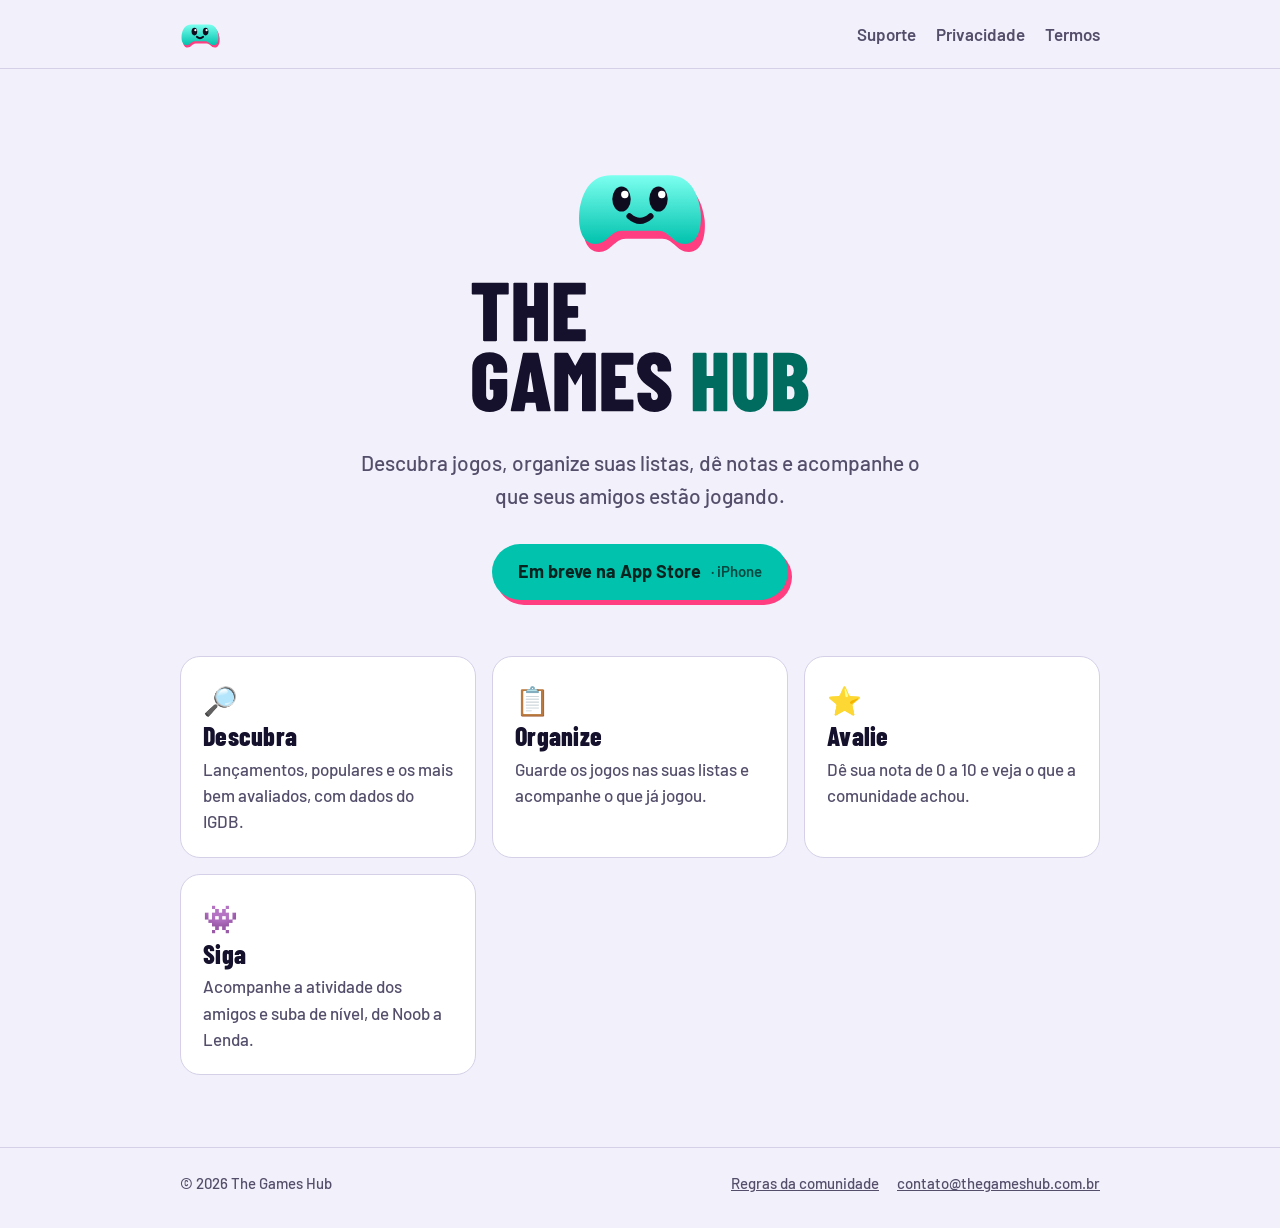
<file: index.html>
<!doctype html>
<html lang="pt-BR">
<head>
  <meta charset="utf-8">
  <meta name="viewport" content="width=device-width, initial-scale=1">
  <title>The Games Hub · Descubra, organize e avalie jogos</title>
  <meta name="description" content="Descubra jogos, organize suas listas, dê notas e acompanhe o que seus amigos estão jogando. App para iPhone.">
  <link rel="canonical" href="https://thegameshub.com.br/">
  <meta name="theme-color" content="#F2F0FA" media="(prefers-color-scheme: light)">
  <meta name="theme-color" content="#0E0B1F" media="(prefers-color-scheme: dark)">
  <link rel="icon" href="/assets/mascote.svg" type="image/svg+xml">
  <link rel="icon" href="/assets/favicon-32.png" type="image/png" sizes="32x32">
  <link rel="apple-touch-icon" href="/apple-touch-icon.png">
  <meta property="og:type" content="website">
  <meta property="og:site_name" content="The Games Hub">
  <meta property="og:locale" content="pt_BR">
  <meta property="og:title" content="The Games Hub · Descubra, organize e avalie jogos">
  <meta property="og:description" content="Descubra jogos, organize suas listas, dê notas e acompanhe o que seus amigos estão jogando. App para iPhone.">
  <meta property="og:url" content="https://thegameshub.com.br/">
  <meta property="og:image" content="https://thegameshub.com.br/assets/og.jpg?v=2">
  <meta property="og:image:width" content="1200">
  <meta property="og:image:height" content="630">
  <meta property="og:image:alt" content="Mascote e letreiro do The Games Hub">
  <meta name="twitter:card" content="summary_large_image">
  <link rel="preconnect" href="https://fonts.googleapis.com">
  <link rel="preconnect" href="https://fonts.gstatic.com" crossorigin>
  <link href="https://fonts.googleapis.com/css2?family=Barlow+Condensed:wght@600;700;800&family=Barlow:wght@500;600;700&display=swap" rel="stylesheet">
  <link rel="stylesheet" href="/style.css">
</head>
<body>
  <header class="top">
    <div class="wrap">
      <a class="brand" href="/" aria-label="The Games Hub, início">
        <img src="/assets/mascote.svg" alt="" width="40" height="40">
      </a>
      <nav class="nav">
        <a href="/suporte.html">Suporte</a>
        <a href="/privacidade.html">Privacidade</a>
        <a href="/termos.html">Termos</a>
      </nav>
    </div>
  </header>

  <main class="wrap">
    <section class="hero">
      <img class="mascot" src="/assets/mascote.svg" alt="">
      <h1 style="margin:0">
        <img class="wordmark logo-light" src="/assets/letreiro-claro.svg" alt="The Games Hub" width="407" height="170">
        <img class="wordmark logo-dark" src="/assets/letreiro-escuro.svg" alt="The Games Hub" width="407" height="170">
      </h1>
      <p class="lead">Descubra jogos, organize suas listas, dê notas e acompanhe o que seus amigos estão jogando.</p>
      <span class="cta">Em breve na App Store <small>· iPhone</small></span>
    </section>

    <section class="features" aria-label="O que dá para fazer">
      <article class="card">
        <div class="icon" aria-hidden="true">🔎</div>
        <h2>Descubra</h2>
        <p>Lançamentos, populares e os mais bem avaliados, com dados do IGDB.</p>
      </article>
      <article class="card">
        <div class="icon" aria-hidden="true">📋</div>
        <h2>Organize</h2>
        <p>Guarde os jogos nas suas listas e acompanhe o que já jogou.</p>
      </article>
      <article class="card">
        <div class="icon" aria-hidden="true">⭐</div>
        <h2>Avalie</h2>
        <p>Dê sua nota de 0 a 10 e veja o que a comunidade achou.</p>
      </article>
      <article class="card">
        <div class="icon" aria-hidden="true">👾</div>
        <h2>Siga</h2>
        <p>Acompanhe a atividade dos amigos e suba de nível, de Noob a Lenda.</p>
      </article>
    </section>
  </main>

  <footer class="foot">
    <div class="wrap">
      <span>© 2026 The Games Hub</span>
      <nav>
        <a href="/regras.html">Regras da comunidade</a>
        <a href="mailto:contato@thegameshub.com.br">contato@thegameshub.com.br</a>
      </nav>
    </div>
  </footer>
</body>
</html>
</file>
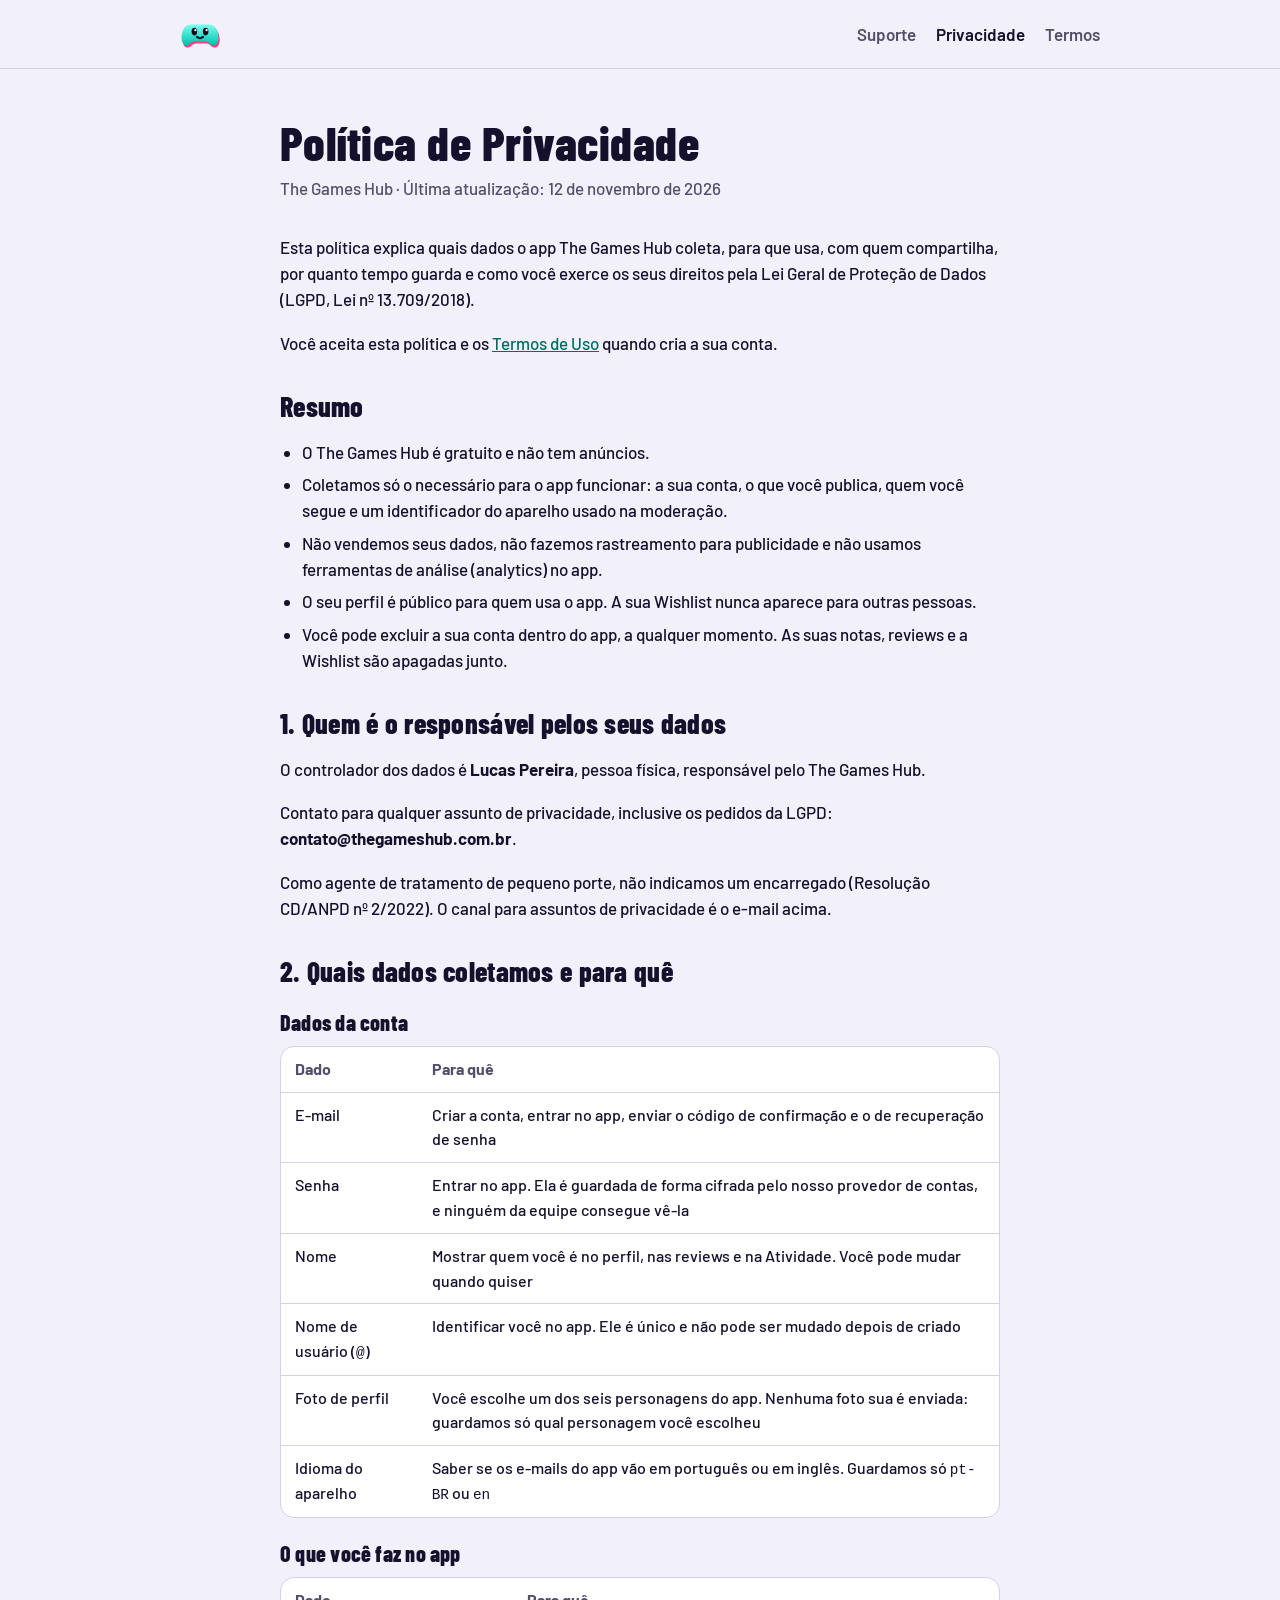
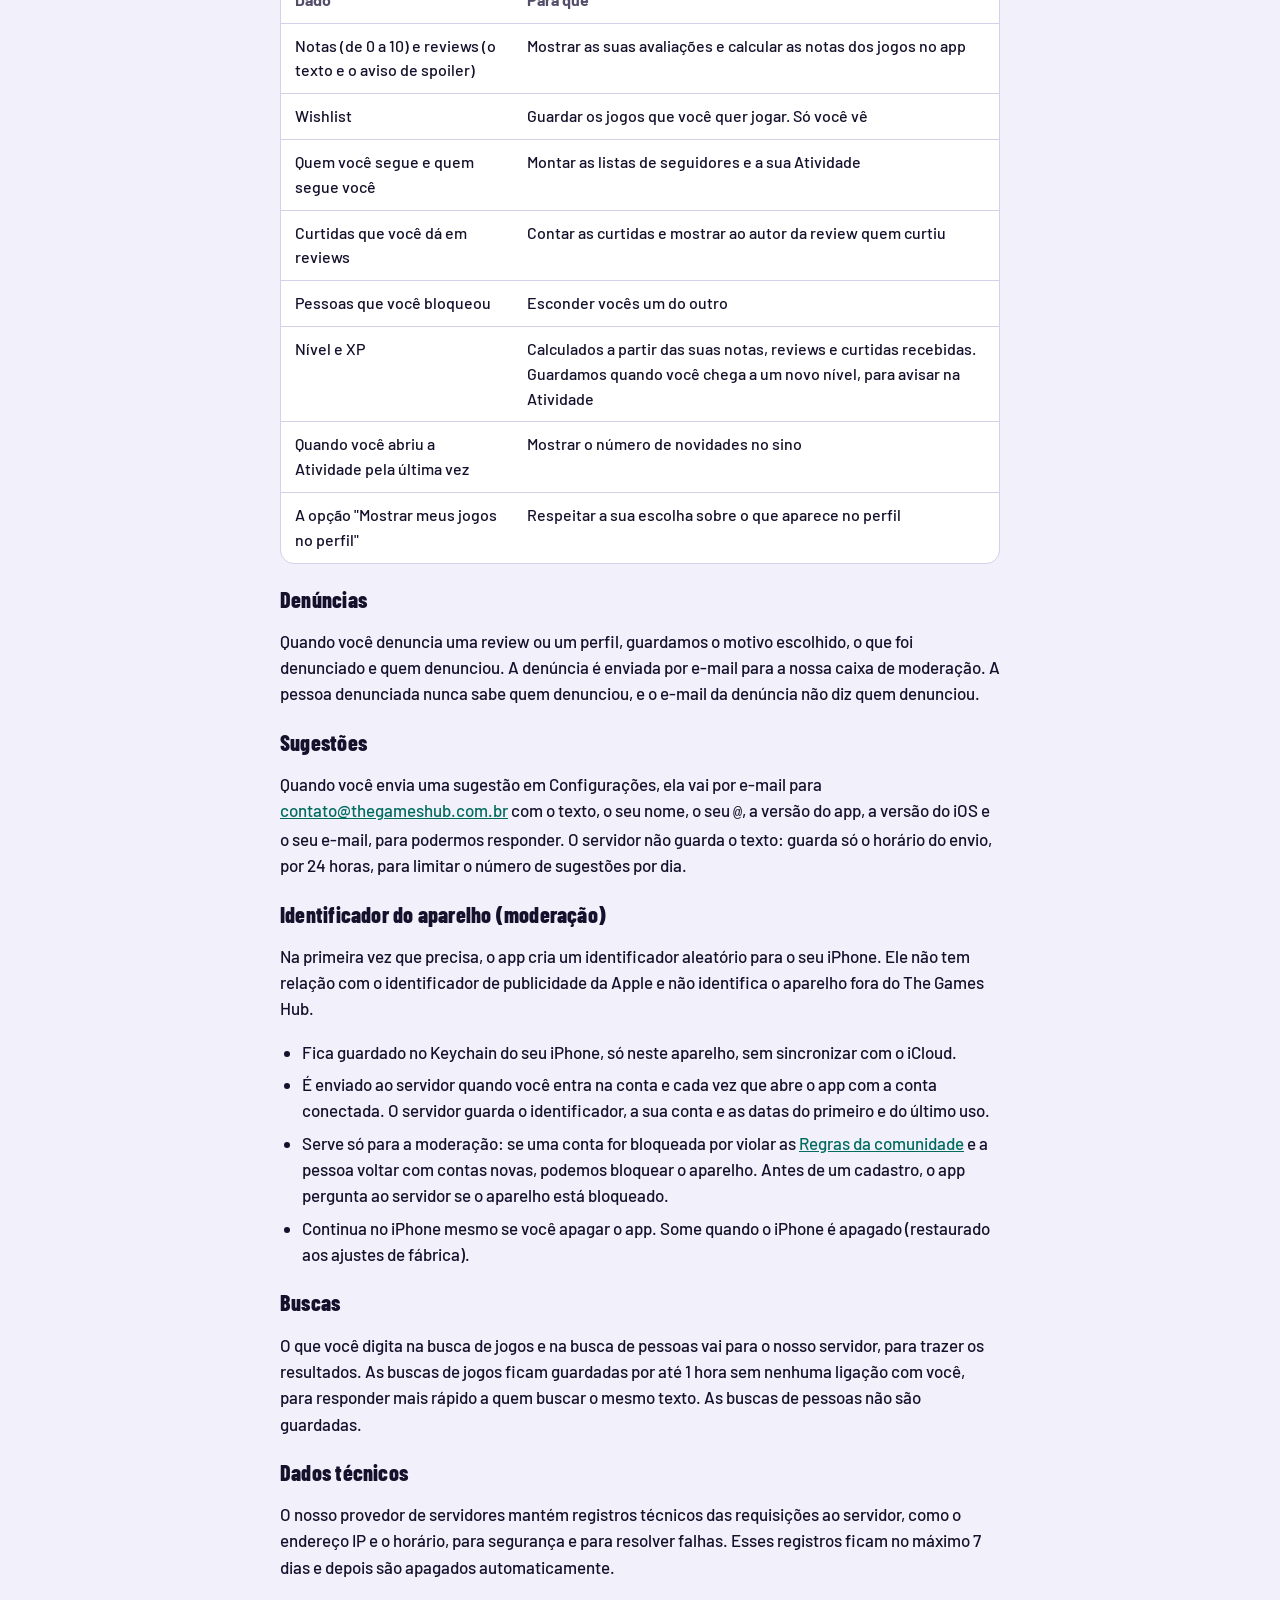
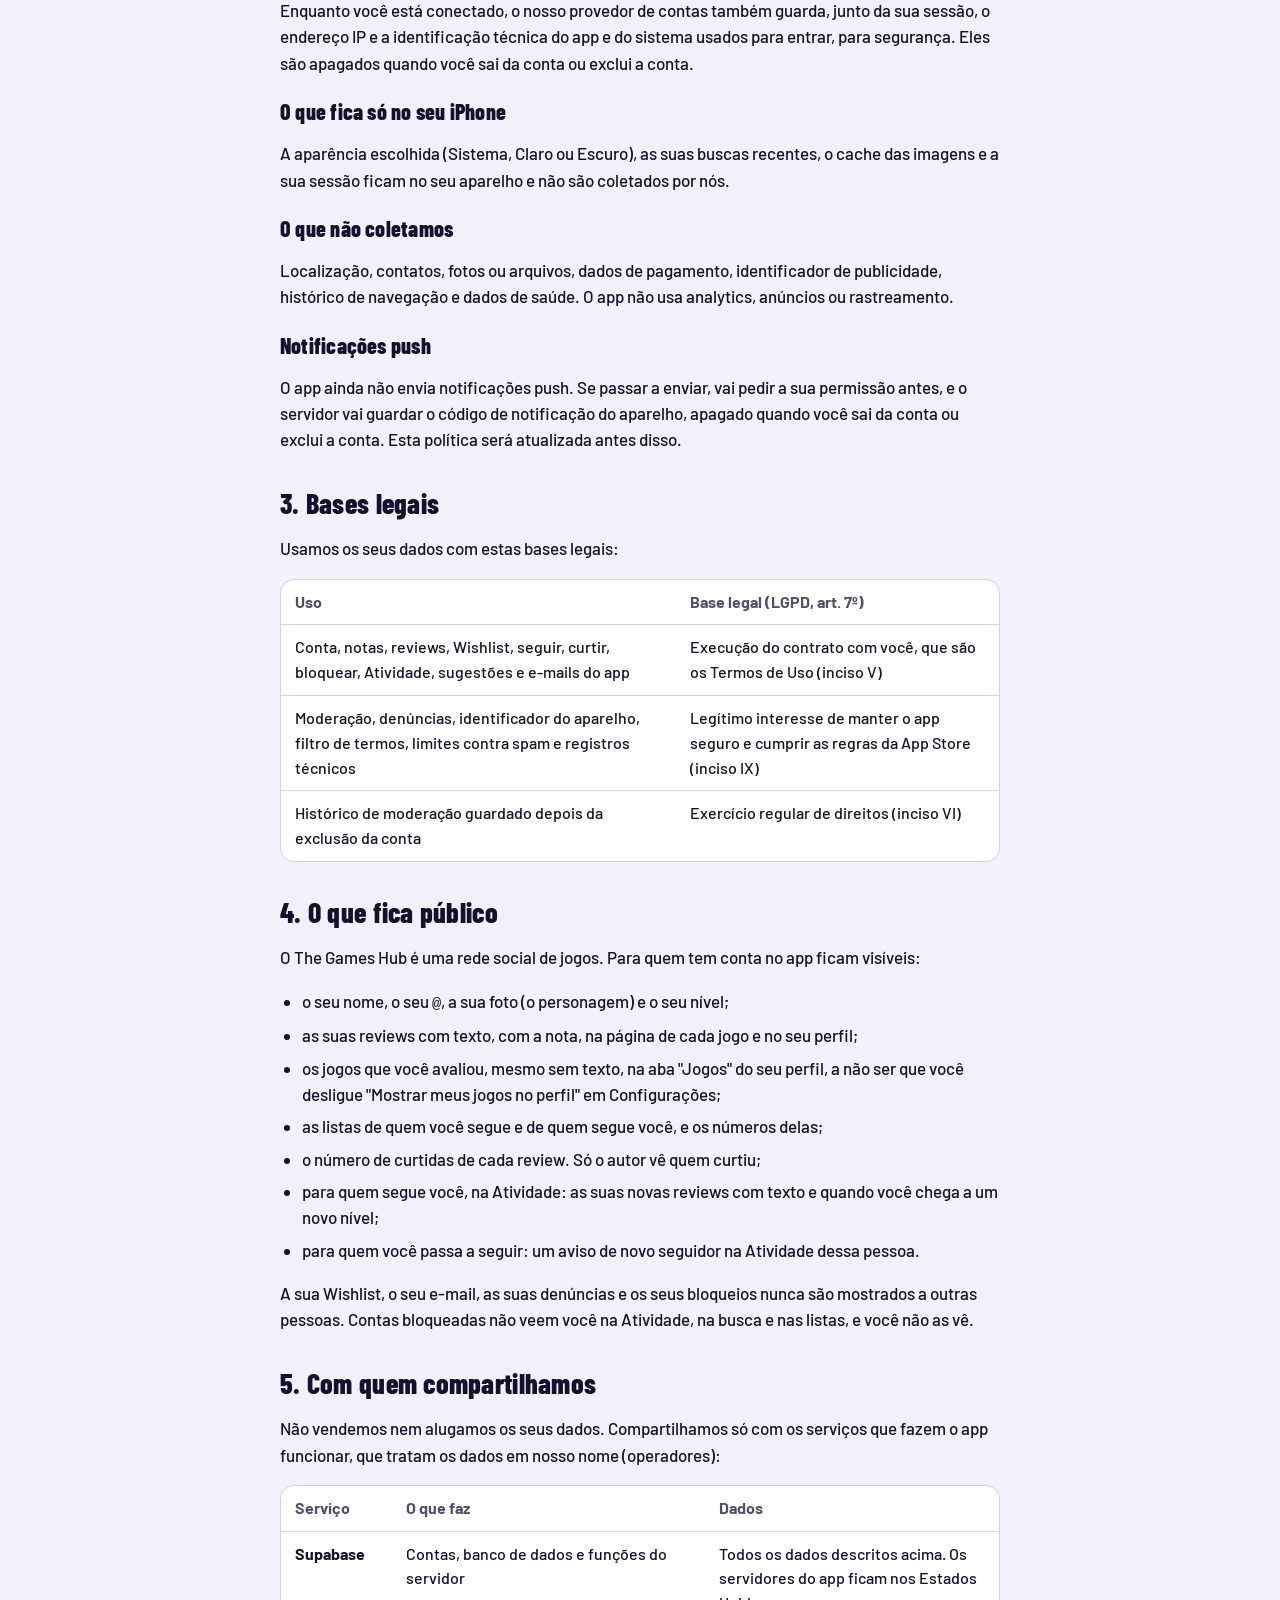
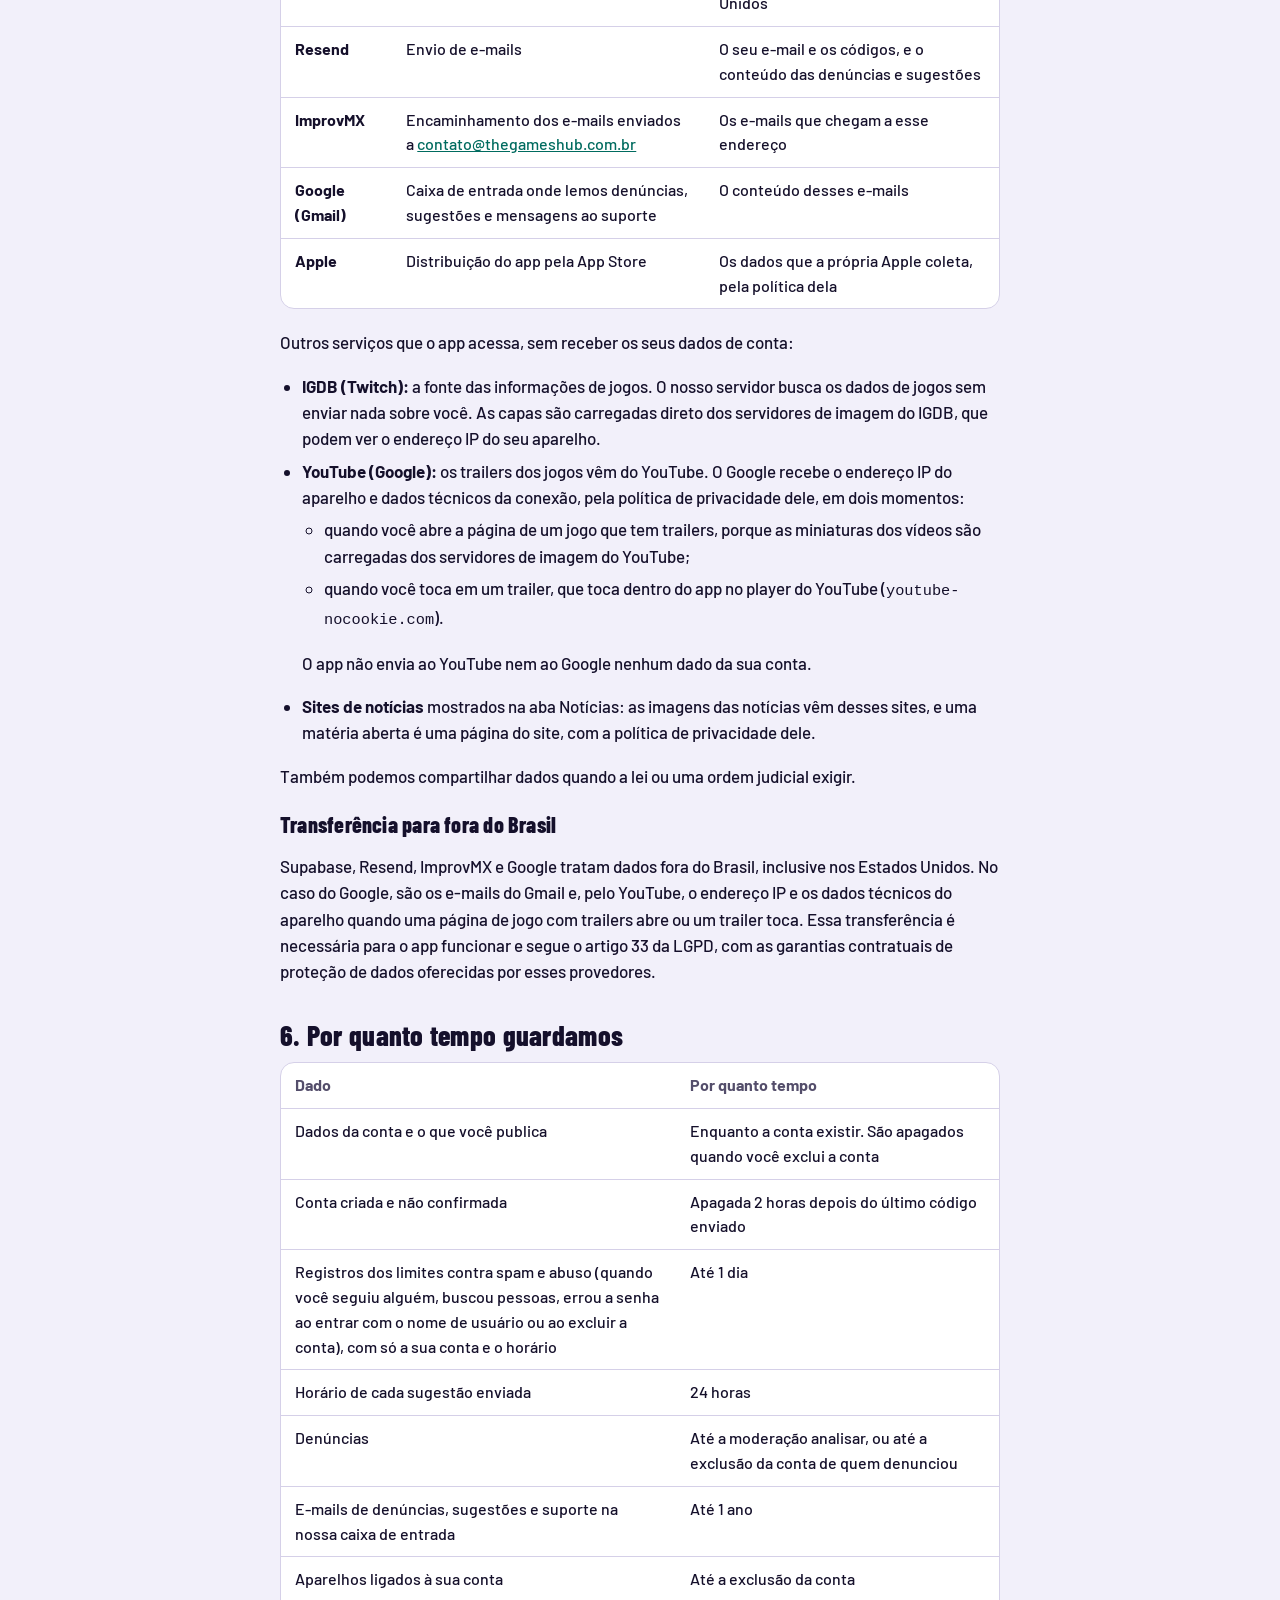
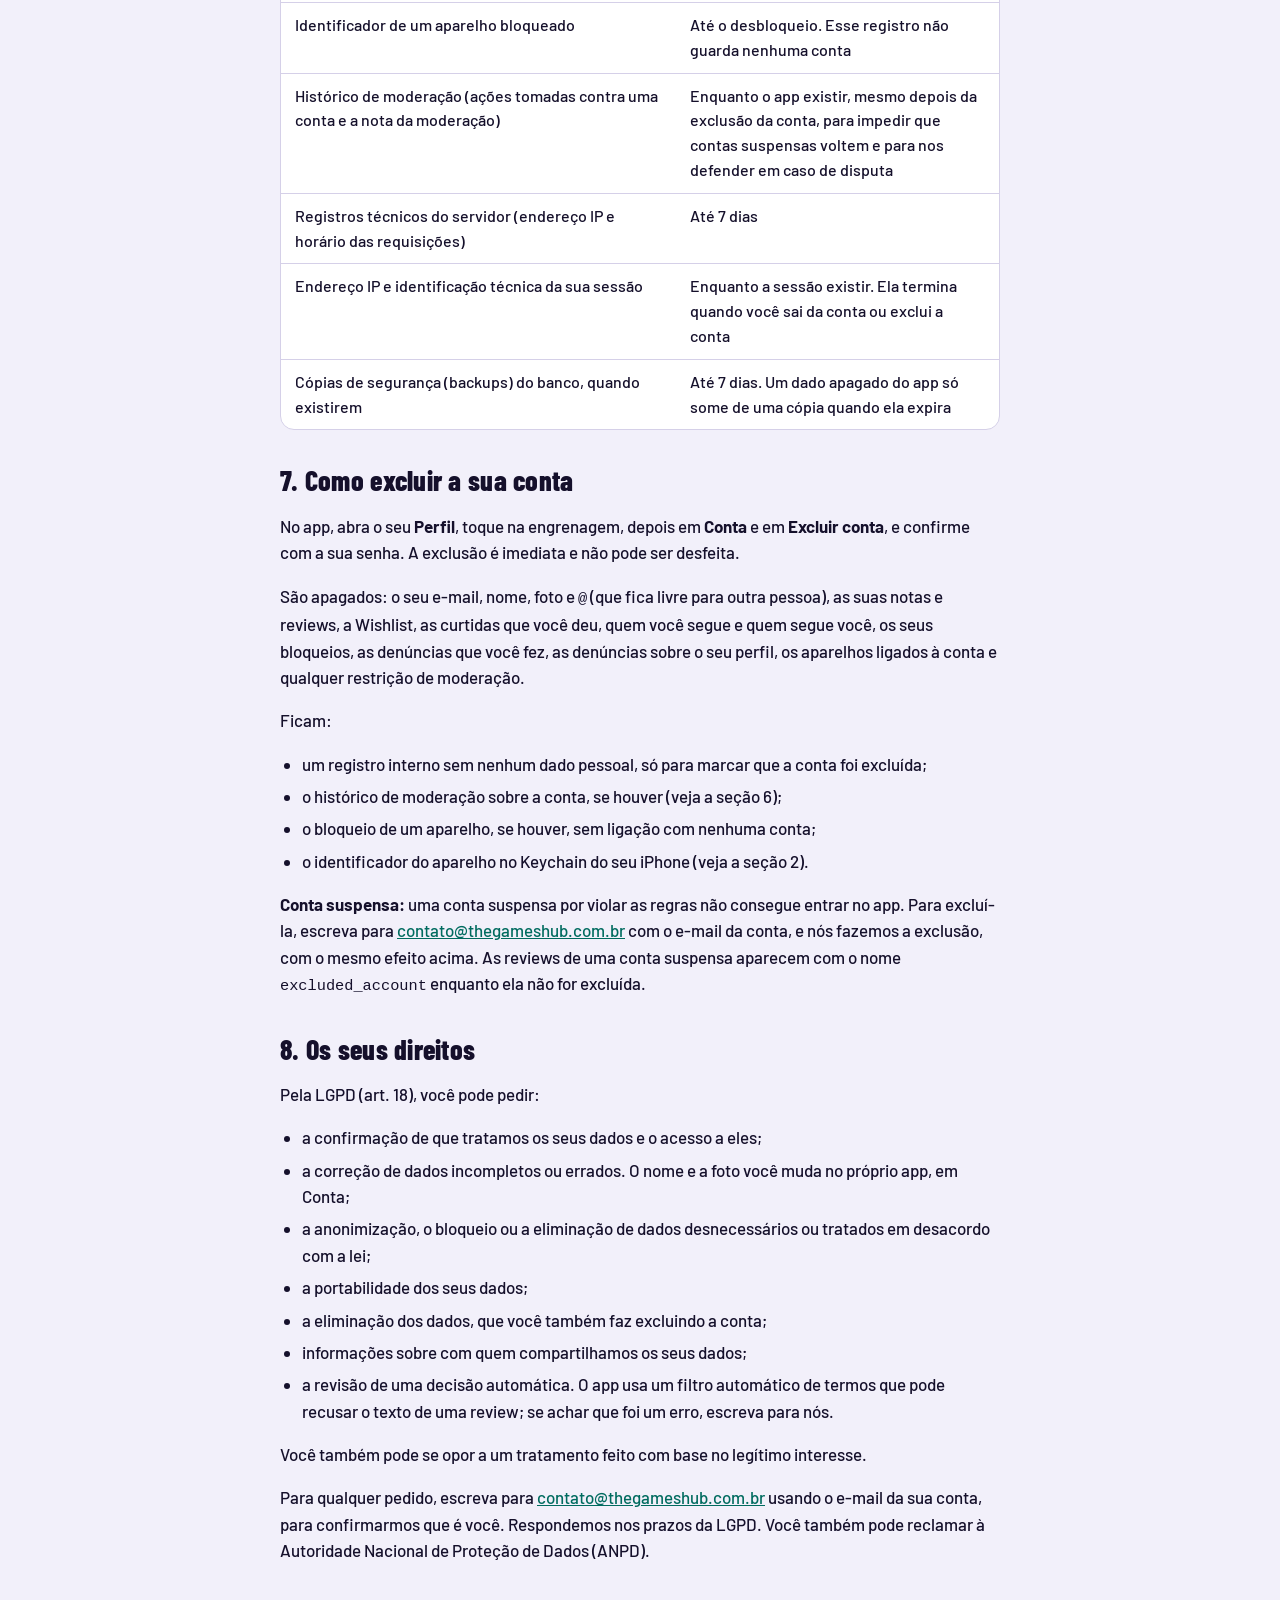
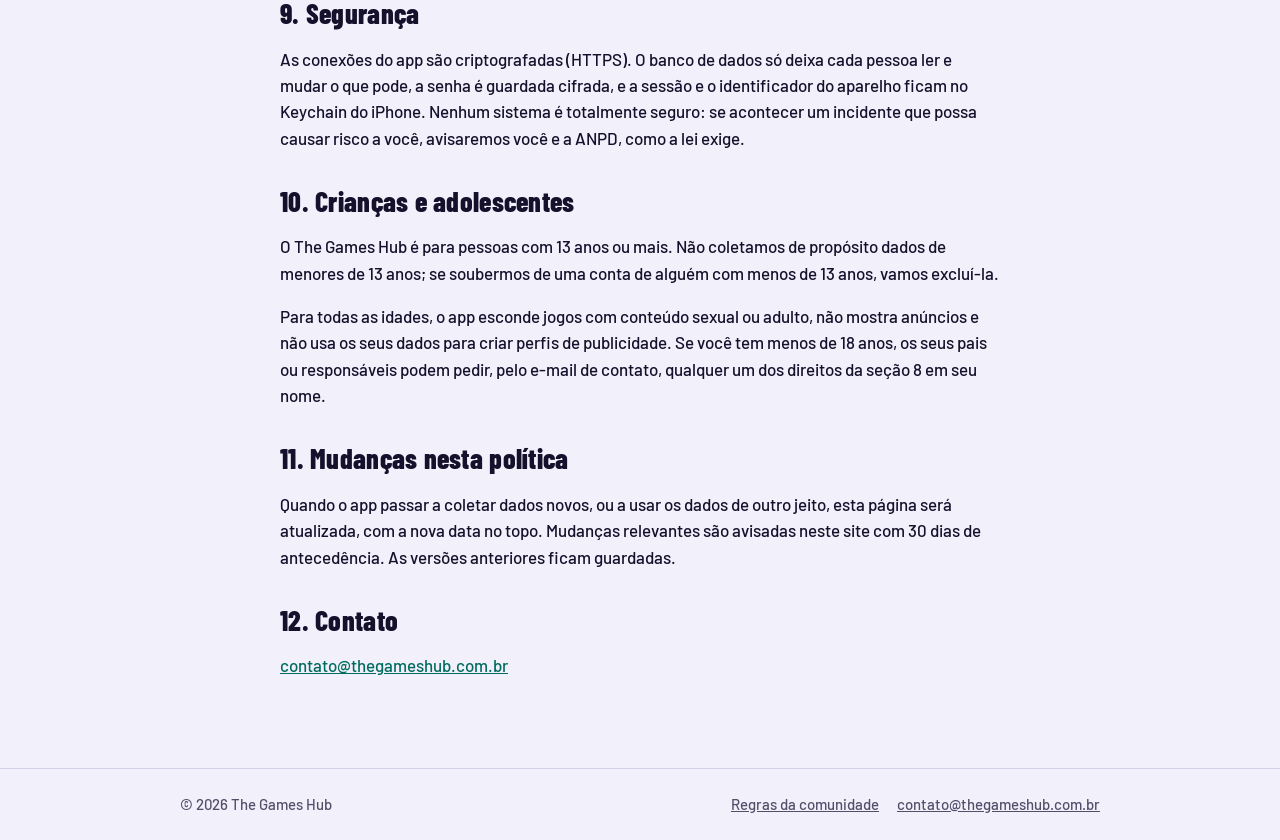
<file: privacidade.html>
<!doctype html>
<html lang="pt-BR">
<head>
  <meta charset="utf-8">
  <meta name="viewport" content="width=device-width, initial-scale=1">
  <title>Política de Privacidade · The Games Hub</title>
  <meta name="description" content="Como o app The Games Hub coleta, usa e protege seus dados.">
  <link rel="canonical" href="https://thegameshub.com.br/privacidade.html">
  <meta name="theme-color" content="#F2F0FA" media="(prefers-color-scheme: light)">
  <meta name="theme-color" content="#0E0B1F" media="(prefers-color-scheme: dark)">
  <link rel="icon" href="/assets/mascote.svg" type="image/svg+xml">
  <link rel="icon" href="/assets/favicon-32.png" type="image/png" sizes="32x32">
  <link rel="apple-touch-icon" href="/apple-touch-icon.png">
  <meta property="og:type" content="website">
  <meta property="og:site_name" content="The Games Hub">
  <meta property="og:locale" content="pt_BR">
  <meta property="og:title" content="Política de Privacidade · The Games Hub">
  <meta property="og:description" content="Como o app The Games Hub coleta, usa e protege seus dados.">
  <meta property="og:url" content="https://thegameshub.com.br/privacidade.html">
  <meta property="og:image" content="https://thegameshub.com.br/assets/og.jpg?v=2">
  <meta property="og:image:width" content="1200">
  <meta property="og:image:height" content="630">
  <meta property="og:image:alt" content="Mascote e letreiro do The Games Hub">
  <meta name="twitter:card" content="summary_large_image">
  <link rel="preconnect" href="https://fonts.googleapis.com">
  <link rel="preconnect" href="https://fonts.gstatic.com" crossorigin>
  <link href="https://fonts.googleapis.com/css2?family=Barlow+Condensed:wght@600;700;800&family=Barlow:wght@500;600;700&display=swap" rel="stylesheet">
  <link rel="stylesheet" href="/style.css">
</head>
<body>
  <header class="top">
    <div class="wrap">
      <a class="brand" href="/" aria-label="The Games Hub, início">
        <img src="/assets/mascote.svg" alt="" width="40" height="40">
      </a>
      <nav class="nav">
        <a href="/suporte.html">Suporte</a>
        <a href="/privacidade.html" aria-current="page">Privacidade</a>
        <a href="/termos.html">Termos</a>
      </nav>
    </div>
  </header>

  <main class="wrap page legal">
      <h1>Política de Privacidade</h1>
      <p class="meta">The Games Hub · Última atualização: 12 de novembro de 2026</p>
      <p>Esta política explica quais dados o app The Games Hub coleta, para que usa, com quem compartilha, por quanto tempo guarda e como você exerce os seus direitos pela Lei Geral de Proteção de Dados (LGPD, Lei nº 13.709/2018).</p>
      <p>Você aceita esta política e os <a href="/termos.html">Termos de Uso</a> quando cria a sua conta.</p>
      <h2>Resumo</h2>
      <ul>
        <li>O The Games Hub é gratuito e não tem anúncios.</li>
        <li>Coletamos só o necessário para o app funcionar: a sua conta, o que você publica, quem você segue e um identificador do aparelho usado na moderação.</li>
        <li>Não vendemos seus dados, não fazemos rastreamento para publicidade e não usamos ferramentas de análise (analytics) no app.</li>
        <li>O seu perfil é público para quem usa o app. A sua Wishlist nunca aparece para outras pessoas.</li>
        <li>Você pode excluir a sua conta dentro do app, a qualquer momento. As suas notas, reviews e a Wishlist são apagadas junto.</li>
      </ul>
      <h2>1. Quem é o responsável pelos seus dados</h2>
      <p>O controlador dos dados é <strong>Lucas Pereira</strong>, pessoa física, responsável pelo The Games Hub.</p>
      <p>Contato para qualquer assunto de privacidade, inclusive os pedidos da LGPD: <strong>contato@thegameshub.com.br</strong>.</p>
      <p>Como agente de tratamento de pequeno porte, não indicamos um encarregado (Resolução CD/ANPD nº 2/2022). O canal para assuntos de privacidade é o e-mail acima.</p>
      <h2>2. Quais dados coletamos e para quê</h2>
      <h3>Dados da conta</h3>
      <div class="table"><table>
        <thead><tr><th scope="col">Dado</th><th scope="col">Para quê</th></tr></thead>
        <tbody>
          <tr><td>E-mail</td><td>Criar a conta, entrar no app, enviar o código de confirmação e o de recuperação de senha</td></tr>
          <tr><td>Senha</td><td>Entrar no app. Ela é guardada de forma cifrada pelo nosso provedor de contas, e ninguém da equipe consegue vê-la</td></tr>
          <tr><td>Nome</td><td>Mostrar quem você é no perfil, nas reviews e na Atividade. Você pode mudar quando quiser</td></tr>
          <tr><td>Nome de usuário (<code>@</code>)</td><td>Identificar você no app. Ele é único e não pode ser mudado depois de criado</td></tr>
          <tr><td>Foto de perfil</td><td>Você escolhe um dos seis personagens do app. Nenhuma foto sua é enviada: guardamos só qual personagem você escolheu</td></tr>
          <tr><td>Idioma do aparelho</td><td>Saber se os e-mails do app vão em português ou em inglês. Guardamos só <code>pt-BR</code> ou <code>en</code></td></tr>
        </tbody>
      </table></div>
      <h3>O que você faz no app</h3>
      <div class="table"><table>
        <thead><tr><th scope="col">Dado</th><th scope="col">Para quê</th></tr></thead>
        <tbody>
          <tr><td>Notas (de 0 a 10) e reviews (o texto e o aviso de spoiler)</td><td>Mostrar as suas avaliações e calcular as notas dos jogos no app</td></tr>
          <tr><td>Wishlist</td><td>Guardar os jogos que você quer jogar. Só você vê</td></tr>
          <tr><td>Quem você segue e quem segue você</td><td>Montar as listas de seguidores e a sua Atividade</td></tr>
          <tr><td>Curtidas que você dá em reviews</td><td>Contar as curtidas e mostrar ao autor da review quem curtiu</td></tr>
          <tr><td>Pessoas que você bloqueou</td><td>Esconder vocês um do outro</td></tr>
          <tr><td>Nível e XP</td><td>Calculados a partir das suas notas, reviews e curtidas recebidas. Guardamos quando você chega a um novo nível, para avisar na Atividade</td></tr>
          <tr><td>Quando você abriu a Atividade pela última vez</td><td>Mostrar o número de novidades no sino</td></tr>
          <tr><td>A opção "Mostrar meus jogos no perfil"</td><td>Respeitar a sua escolha sobre o que aparece no perfil</td></tr>
        </tbody>
      </table></div>
      <h3>Denúncias</h3>
      <p>Quando você denuncia uma review ou um perfil, guardamos o motivo escolhido, o que foi denunciado e quem denunciou. A denúncia é enviada por e-mail para a nossa caixa de moderação. A pessoa denunciada nunca sabe quem denunciou, e o e-mail da denúncia não diz quem denunciou.</p>
      <h3>Sugestões</h3>
      <p>Quando você envia uma sugestão em Configurações, ela vai por e-mail para <a href="mailto:contato@thegameshub.com.br">contato@thegameshub.com.br</a> com o texto, o seu nome, o seu <code>@</code>, a versão do app, a versão do iOS e o seu e-mail, para podermos responder. O servidor não guarda o texto: guarda só o horário do envio, por 24 horas, para limitar o número de sugestões por dia.</p>
      <h3>Identificador do aparelho (moderação)</h3>
      <p>Na primeira vez que precisa, o app cria um identificador aleatório para o seu iPhone. Ele não tem relação com o identificador de publicidade da Apple e não identifica o aparelho fora do The Games Hub.</p>
      <ul>
        <li>Fica guardado no Keychain do seu iPhone, só neste aparelho, sem sincronizar com o iCloud.</li>
        <li>É enviado ao servidor quando você entra na conta e cada vez que abre o app com a conta conectada. O servidor guarda o identificador, a sua conta e as datas do primeiro e do último uso.</li>
        <li>Serve só para a moderação: se uma conta for bloqueada por violar as <a href="/regras.html">Regras da comunidade</a> e a pessoa voltar com contas novas, podemos bloquear o aparelho. Antes de um cadastro, o app pergunta ao servidor se o aparelho está bloqueado.</li>
        <li>Continua no iPhone mesmo se você apagar o app. Some quando o iPhone é apagado (restaurado aos ajustes de fábrica).</li>
      </ul>
      <h3>Buscas</h3>
      <p>O que você digita na busca de jogos e na busca de pessoas vai para o nosso servidor, para trazer os resultados. As buscas de jogos ficam guardadas por até 1 hora sem nenhuma ligação com você, para responder mais rápido a quem buscar o mesmo texto. As buscas de pessoas não são guardadas.</p>
      <h3>Dados técnicos</h3>
      <p>O nosso provedor de servidores mantém registros técnicos das requisições ao servidor, como o endereço IP e o horário, para segurança e para resolver falhas. Esses registros ficam no máximo 7 dias e depois são apagados automaticamente.</p>
      <p>Enquanto você está conectado, o nosso provedor de contas também guarda, junto da sua sessão, o endereço IP e a identificação técnica do app e do sistema usados para entrar, para segurança. Eles são apagados quando você sai da conta ou exclui a conta.</p>
      <h3>O que fica só no seu iPhone</h3>
      <p>A aparência escolhida (Sistema, Claro ou Escuro), as suas buscas recentes, o cache das imagens e a sua sessão ficam no seu aparelho e não são coletados por nós.</p>
      <h3>O que não coletamos</h3>
      <p>Localização, contatos, fotos ou arquivos, dados de pagamento, identificador de publicidade, histórico de navegação e dados de saúde. O app não usa analytics, anúncios ou rastreamento.</p>
      <h3>Notificações push</h3>
      <p>O app ainda não envia notificações push. Se passar a enviar, vai pedir a sua permissão antes, e o servidor vai guardar o código de notificação do aparelho, apagado quando você sai da conta ou exclui a conta. Esta política será atualizada antes disso.</p>
      <h2>3. Bases legais</h2>
      <p>Usamos os seus dados com estas bases legais:</p>
      <div class="table"><table>
        <thead><tr><th scope="col">Uso</th><th scope="col">Base legal (LGPD, art. 7º)</th></tr></thead>
        <tbody>
          <tr><td>Conta, notas, reviews, Wishlist, seguir, curtir, bloquear, Atividade, sugestões e e-mails do app</td><td>Execução do contrato com você, que são os Termos de Uso (inciso V)</td></tr>
          <tr><td>Moderação, denúncias, identificador do aparelho, filtro de termos, limites contra spam e registros técnicos</td><td>Legítimo interesse de manter o app seguro e cumprir as regras da App Store (inciso IX)</td></tr>
          <tr><td>Histórico de moderação guardado depois da exclusão da conta</td><td>Exercício regular de direitos (inciso VI)</td></tr>
        </tbody>
      </table></div>
      <h2>4. O que fica público</h2>
      <p>O The Games Hub é uma rede social de jogos. Para quem tem conta no app ficam visíveis:</p>
      <ul>
        <li>o seu nome, o seu <code>@</code>, a sua foto (o personagem) e o seu nível;</li>
        <li>as suas reviews com texto, com a nota, na página de cada jogo e no seu perfil;</li>
        <li>os jogos que você avaliou, mesmo sem texto, na aba "Jogos" do seu perfil, a não ser que você desligue "Mostrar meus jogos no perfil" em Configurações;</li>
        <li>as listas de quem você segue e de quem segue você, e os números delas;</li>
        <li>o número de curtidas de cada review. Só o autor vê quem curtiu;</li>
        <li>para quem segue você, na Atividade: as suas novas reviews com texto e quando você chega a um novo nível;</li>
        <li>para quem você passa a seguir: um aviso de novo seguidor na Atividade dessa pessoa.</li>
      </ul>
      <p>A sua Wishlist, o seu e-mail, as suas denúncias e os seus bloqueios nunca são mostrados a outras pessoas. Contas bloqueadas não veem você na Atividade, na busca e nas listas, e você não as vê.</p>
      <h2>5. Com quem compartilhamos</h2>
      <p>Não vendemos nem alugamos os seus dados. Compartilhamos só com os serviços que fazem o app funcionar, que tratam os dados em nosso nome (operadores):</p>
      <div class="table"><table>
        <thead><tr><th scope="col">Serviço</th><th scope="col">O que faz</th><th scope="col">Dados</th></tr></thead>
        <tbody>
          <tr><td><strong>Supabase</strong></td><td>Contas, banco de dados e funções do servidor</td><td>Todos os dados descritos acima. Os servidores do app ficam nos Estados Unidos</td></tr>
          <tr><td><strong>Resend</strong></td><td>Envio de e-mails</td><td>O seu e-mail e os códigos, e o conteúdo das denúncias e sugestões</td></tr>
          <tr><td><strong>ImprovMX</strong></td><td>Encaminhamento dos e-mails enviados a <a href="mailto:contato@thegameshub.com.br">contato@thegameshub.com.br</a></td><td>Os e-mails que chegam a esse endereço</td></tr>
          <tr><td><strong>Google (Gmail)</strong></td><td>Caixa de entrada onde lemos denúncias, sugestões e mensagens ao suporte</td><td>O conteúdo desses e-mails</td></tr>
          <tr><td><strong>Apple</strong></td><td>Distribuição do app pela App Store</td><td>Os dados que a própria Apple coleta, pela política dela</td></tr>
        </tbody>
      </table></div>
      <p>Outros serviços que o app acessa, sem receber os seus dados de conta:</p>
      <ul>
        <li><strong>IGDB (Twitch):</strong> a fonte das informações de jogos. O nosso servidor busca os dados de jogos sem enviar nada sobre você. As capas são carregadas direto dos servidores de imagem do IGDB, que podem ver o endereço IP do seu aparelho.</li>
        <li><strong>YouTube (Google):</strong> os trailers dos jogos vêm do YouTube. O Google recebe o endereço IP do aparelho e dados técnicos da conexão, pela política de privacidade dele, em dois momentos:<ul><li>quando você abre a página de um jogo que tem trailers, porque as miniaturas dos vídeos são carregadas dos servidores de imagem do YouTube;</li><li>quando você toca em um trailer, que toca dentro do app no player do YouTube (<code>youtube-nocookie.com</code>).</li></ul><p>O app não envia ao YouTube nem ao Google nenhum dado da sua conta.</p></li>
        <li><strong>Sites de notícias</strong> mostrados na aba Notícias: as imagens das notícias vêm desses sites, e uma matéria aberta é uma página do site, com a política de privacidade dele.</li>
      </ul>
      <p>Também podemos compartilhar dados quando a lei ou uma ordem judicial exigir.</p>
      <h3>Transferência para fora do Brasil</h3>
      <p>Supabase, Resend, ImprovMX e Google tratam dados fora do Brasil, inclusive nos Estados Unidos. No caso do Google, são os e-mails do Gmail e, pelo YouTube, o endereço IP e os dados técnicos do aparelho quando uma página de jogo com trailers abre ou um trailer toca. Essa transferência é necessária para o app funcionar e segue o artigo 33 da LGPD, com as garantias contratuais de proteção de dados oferecidas por esses provedores.</p>
      <h2>6. Por quanto tempo guardamos</h2>
      <div class="table"><table>
        <thead><tr><th scope="col">Dado</th><th scope="col">Por quanto tempo</th></tr></thead>
        <tbody>
          <tr><td>Dados da conta e o que você publica</td><td>Enquanto a conta existir. São apagados quando você exclui a conta</td></tr>
          <tr><td>Conta criada e não confirmada</td><td>Apagada 2 horas depois do último código enviado</td></tr>
          <tr><td>Registros dos limites contra spam e abuso (quando você seguiu alguém, buscou pessoas, errou a senha ao entrar com o nome de usuário ou ao excluir a conta), com só a sua conta e o horário</td><td>Até 1 dia</td></tr>
          <tr><td>Horário de cada sugestão enviada</td><td>24 horas</td></tr>
          <tr><td>Denúncias</td><td>Até a moderação analisar, ou até a exclusão da conta de quem denunciou</td></tr>
          <tr><td>E-mails de denúncias, sugestões e suporte na nossa caixa de entrada</td><td>Até 1 ano</td></tr>
          <tr><td>Aparelhos ligados à sua conta</td><td>Até a exclusão da conta</td></tr>
          <tr><td>Identificador de um aparelho bloqueado</td><td>Até o desbloqueio. Esse registro não guarda nenhuma conta</td></tr>
          <tr><td>Histórico de moderação (ações tomadas contra uma conta e a nota da moderação)</td><td>Enquanto o app existir, mesmo depois da exclusão da conta, para impedir que contas suspensas voltem e para nos defender em caso de disputa</td></tr>
          <tr><td>Registros técnicos do servidor (endereço IP e horário das requisições)</td><td>Até 7 dias</td></tr>
          <tr><td>Endereço IP e identificação técnica da sua sessão</td><td>Enquanto a sessão existir. Ela termina quando você sai da conta ou exclui a conta</td></tr>
          <tr><td>Cópias de segurança (backups) do banco, quando existirem</td><td>Até 7 dias. Um dado apagado do app só some de uma cópia quando ela expira</td></tr>
        </tbody>
      </table></div>
      <h2>7. Como excluir a sua conta</h2>
      <p>No app, abra o seu <strong>Perfil</strong>, toque na engrenagem, depois em <strong>Conta</strong> e em <strong>Excluir conta</strong>, e confirme com a sua senha. A exclusão é imediata e não pode ser desfeita.</p>
      <p>São apagados: o seu e-mail, nome, foto e <code>@</code> (que fica livre para outra pessoa), as suas notas e reviews, a Wishlist, as curtidas que você deu, quem você segue e quem segue você, os seus bloqueios, as denúncias que você fez, as denúncias sobre o seu perfil, os aparelhos ligados à conta e qualquer restrição de moderação.</p>
      <p>Ficam:</p>
      <ul>
        <li>um registro interno sem nenhum dado pessoal, só para marcar que a conta foi excluída;</li>
        <li>o histórico de moderação sobre a conta, se houver (veja a seção 6);</li>
        <li>o bloqueio de um aparelho, se houver, sem ligação com nenhuma conta;</li>
        <li>o identificador do aparelho no Keychain do seu iPhone (veja a seção 2).</li>
      </ul>
      <p><strong>Conta suspensa:</strong> uma conta suspensa por violar as regras não consegue entrar no app. Para excluí-la, escreva para <a href="mailto:contato@thegameshub.com.br">contato@thegameshub.com.br</a> com o e-mail da conta, e nós fazemos a exclusão, com o mesmo efeito acima. As reviews de uma conta suspensa aparecem com o nome <code>excluded_account</code> enquanto ela não for excluída.</p>
      <h2>8. Os seus direitos</h2>
      <p>Pela LGPD (art. 18), você pode pedir:</p>
      <ul>
        <li>a confirmação de que tratamos os seus dados e o acesso a eles;</li>
        <li>a correção de dados incompletos ou errados. O nome e a foto você muda no próprio app, em Conta;</li>
        <li>a anonimização, o bloqueio ou a eliminação de dados desnecessários ou tratados em desacordo com a lei;</li>
        <li>a portabilidade dos seus dados;</li>
        <li>a eliminação dos dados, que você também faz excluindo a conta;</li>
        <li>informações sobre com quem compartilhamos os seus dados;</li>
        <li>a revisão de uma decisão automática. O app usa um filtro automático de termos que pode recusar o texto de uma review; se achar que foi um erro, escreva para nós.</li>
      </ul>
      <p>Você também pode se opor a um tratamento feito com base no legítimo interesse.</p>
      <p>Para qualquer pedido, escreva para <a href="mailto:contato@thegameshub.com.br">contato@thegameshub.com.br</a> usando o e-mail da sua conta, para confirmarmos que é você. Respondemos nos prazos da LGPD. Você também pode reclamar à Autoridade Nacional de Proteção de Dados (ANPD).</p>
      <h2>9. Segurança</h2>
      <p>As conexões do app são criptografadas (HTTPS). O banco de dados só deixa cada pessoa ler e mudar o que pode, a senha é guardada cifrada, e a sessão e o identificador do aparelho ficam no Keychain do iPhone. Nenhum sistema é totalmente seguro: se acontecer um incidente que possa causar risco a você, avisaremos você e a ANPD, como a lei exige.</p>
      <h2>10. Crianças e adolescentes</h2>
      <p>O The Games Hub é para pessoas com 13 anos ou mais. Não coletamos de propósito dados de menores de 13 anos; se soubermos de uma conta de alguém com menos de 13 anos, vamos excluí-la.</p>
      <p>Para todas as idades, o app esconde jogos com conteúdo sexual ou adulto, não mostra anúncios e não usa os seus dados para criar perfis de publicidade. Se você tem menos de 18 anos, os seus pais ou responsáveis podem pedir, pelo e-mail de contato, qualquer um dos direitos da seção 8 em seu nome.</p>
      <h2>11. Mudanças nesta política</h2>
      <p>Quando o app passar a coletar dados novos, ou a usar os dados de outro jeito, esta página será atualizada, com a nova data no topo. Mudanças relevantes são avisadas neste site com 30 dias de antecedência. As versões anteriores ficam guardadas.</p>
      <h2>12. Contato</h2>
      <p><a href="mailto:contato@thegameshub.com.br">contato@thegameshub.com.br</a></p>
  </main>

  <footer class="foot">
    <div class="wrap">
      <span>© 2026 The Games Hub</span>
      <nav>
        <a href="/regras.html">Regras da comunidade</a>
        <a href="mailto:contato@thegameshub.com.br">contato@thegameshub.com.br</a>
      </nav>
    </div>
  </footer>
</body>
</html>
</file>
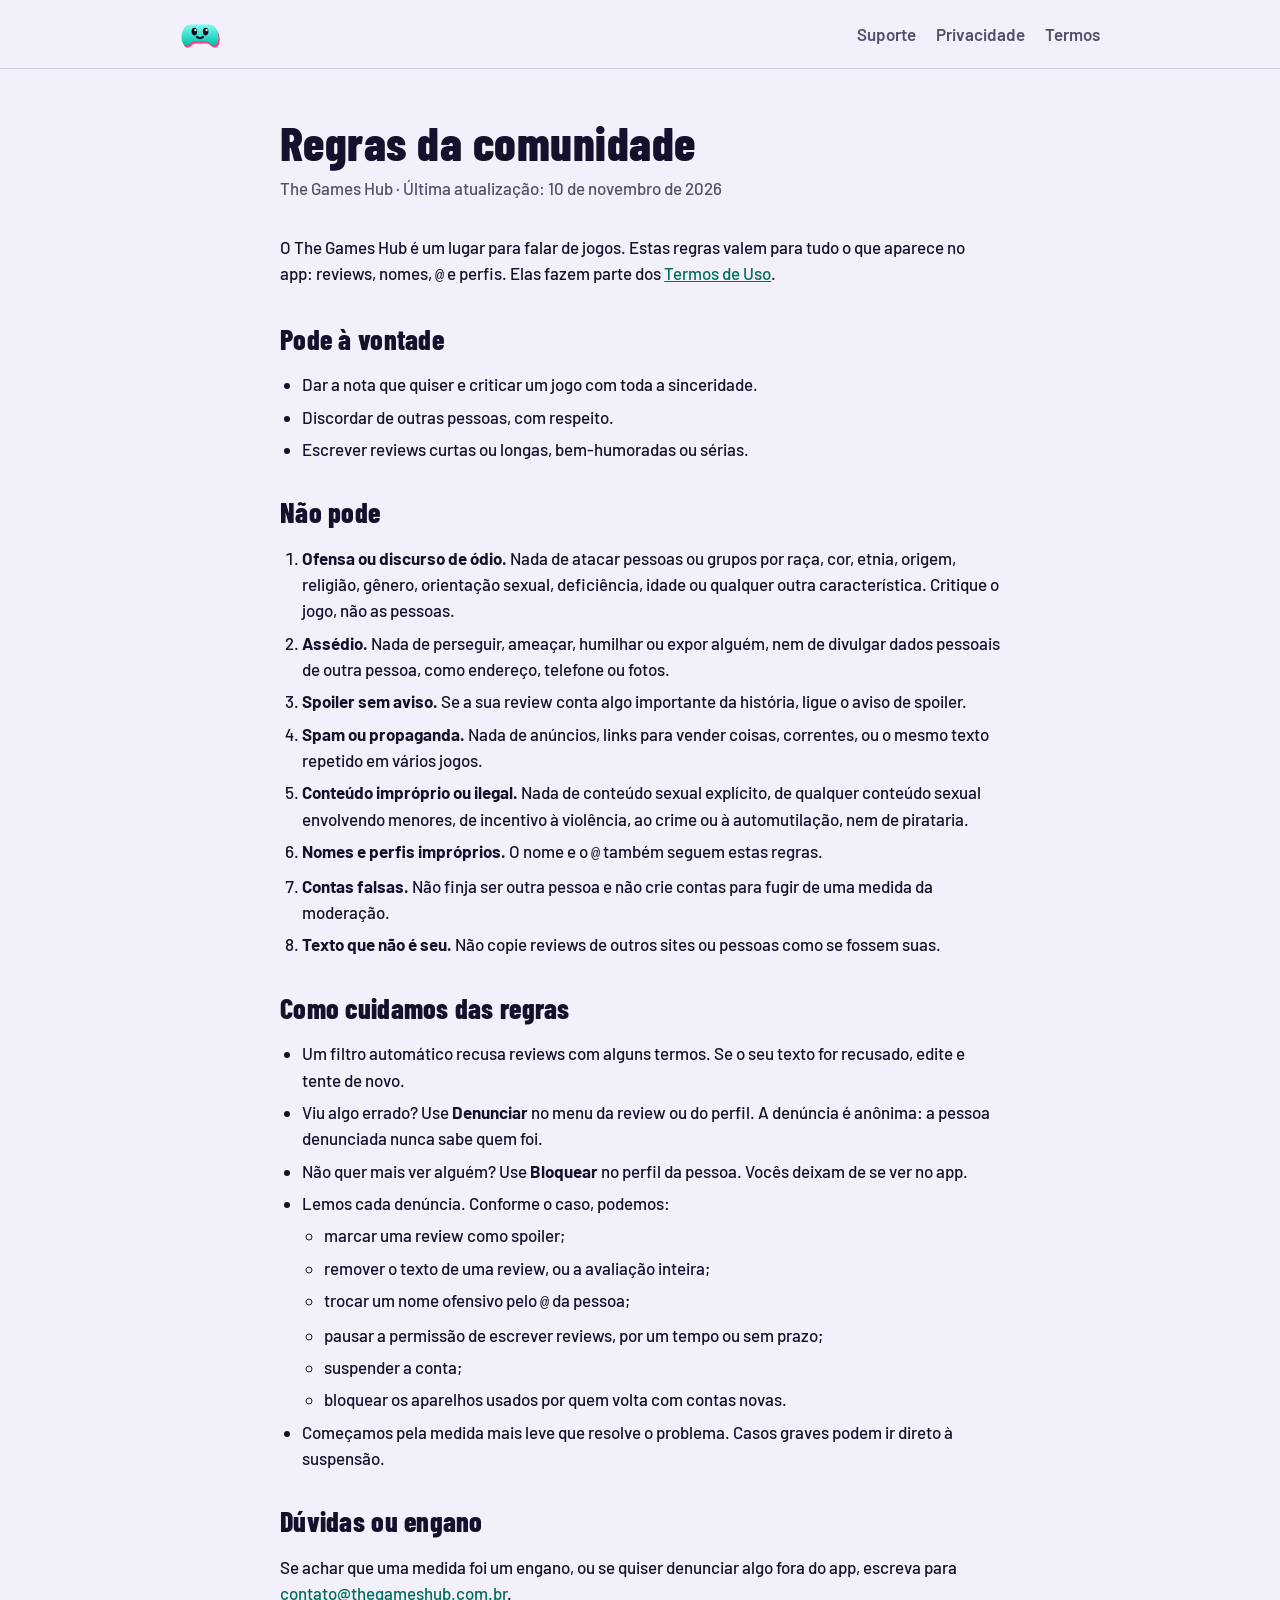
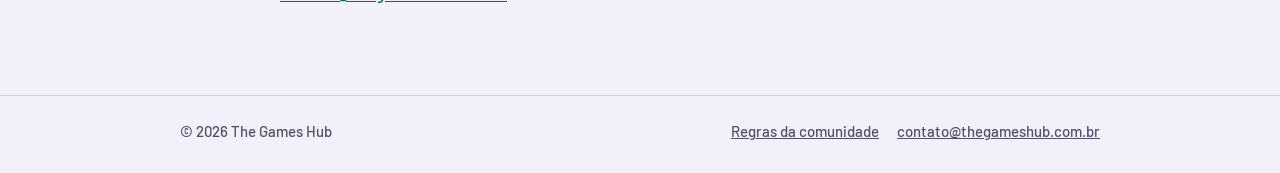
<file: regras.html>
<!doctype html>
<html lang="pt-BR">
<head>
  <meta charset="utf-8">
  <meta name="viewport" content="width=device-width, initial-scale=1">
  <title>Regras da comunidade · The Games Hub</title>
  <meta name="description" content="O que pode e o que não pode nas reviews, nomes e perfis do The Games Hub.">
  <link rel="canonical" href="https://thegameshub.com.br/regras.html">
  <meta name="theme-color" content="#F2F0FA" media="(prefers-color-scheme: light)">
  <meta name="theme-color" content="#0E0B1F" media="(prefers-color-scheme: dark)">
  <link rel="icon" href="/assets/mascote.svg" type="image/svg+xml">
  <link rel="icon" href="/assets/favicon-32.png" type="image/png" sizes="32x32">
  <link rel="apple-touch-icon" href="/apple-touch-icon.png">
  <meta property="og:type" content="website">
  <meta property="og:site_name" content="The Games Hub">
  <meta property="og:locale" content="pt_BR">
  <meta property="og:title" content="Regras da comunidade · The Games Hub">
  <meta property="og:description" content="O que pode e o que não pode nas reviews, nomes e perfis do The Games Hub.">
  <meta property="og:url" content="https://thegameshub.com.br/regras.html">
  <meta property="og:image" content="https://thegameshub.com.br/assets/og.jpg?v=2">
  <meta property="og:image:width" content="1200">
  <meta property="og:image:height" content="630">
  <meta property="og:image:alt" content="Mascote e letreiro do The Games Hub">
  <meta name="twitter:card" content="summary_large_image">
  <link rel="preconnect" href="https://fonts.googleapis.com">
  <link rel="preconnect" href="https://fonts.gstatic.com" crossorigin>
  <link href="https://fonts.googleapis.com/css2?family=Barlow+Condensed:wght@600;700;800&family=Barlow:wght@500;600;700&display=swap" rel="stylesheet">
  <link rel="stylesheet" href="/style.css">
</head>
<body>
  <header class="top">
    <div class="wrap">
      <a class="brand" href="/" aria-label="The Games Hub, início">
        <img src="/assets/mascote.svg" alt="" width="40" height="40">
      </a>
      <nav class="nav">
        <a href="/suporte.html">Suporte</a>
        <a href="/privacidade.html">Privacidade</a>
        <a href="/termos.html">Termos</a>
      </nav>
    </div>
  </header>

  <main class="wrap page legal">
      <h1>Regras da comunidade</h1>
      <p class="meta">The Games Hub · Última atualização: 10 de novembro de 2026</p>
      <p>O The Games Hub é um lugar para falar de jogos. Estas regras valem para tudo o que aparece no app: reviews, nomes, <code>@</code> e perfis. Elas fazem parte dos <a href="/termos.html">Termos de Uso</a>.</p>
      <h2>Pode à vontade</h2>
      <ul>
        <li>Dar a nota que quiser e criticar um jogo com toda a sinceridade.</li>
        <li>Discordar de outras pessoas, com respeito.</li>
        <li>Escrever reviews curtas ou longas, bem-humoradas ou sérias.</li>
      </ul>
      <h2>Não pode</h2>
      <ol>
        <li><strong>Ofensa ou discurso de ódio.</strong> Nada de atacar pessoas ou grupos por raça, cor, etnia, origem, religião, gênero, orientação sexual, deficiência, idade ou qualquer outra característica. Critique o jogo, não as pessoas.</li>
        <li><strong>Assédio.</strong> Nada de perseguir, ameaçar, humilhar ou expor alguém, nem de divulgar dados pessoais de outra pessoa, como endereço, telefone ou fotos.</li>
        <li><strong>Spoiler sem aviso.</strong> Se a sua review conta algo importante da história, ligue o aviso de spoiler.</li>
        <li><strong>Spam ou propaganda.</strong> Nada de anúncios, links para vender coisas, correntes, ou o mesmo texto repetido em vários jogos.</li>
        <li><strong>Conteúdo impróprio ou ilegal.</strong> Nada de conteúdo sexual explícito, de qualquer conteúdo sexual envolvendo menores, de incentivo à violência, ao crime ou à automutilação, nem de pirataria.</li>
        <li><strong>Nomes e perfis impróprios.</strong> O nome e o <code>@</code> também seguem estas regras.</li>
        <li><strong>Contas falsas.</strong> Não finja ser outra pessoa e não crie contas para fugir de uma medida da moderação.</li>
        <li><strong>Texto que não é seu.</strong> Não copie reviews de outros sites ou pessoas como se fossem suas.</li>
      </ol>
      <h2>Como cuidamos das regras</h2>
      <ul>
        <li>Um filtro automático recusa reviews com alguns termos. Se o seu texto for recusado, edite e tente de novo.</li>
        <li>Viu algo errado? Use <strong>Denunciar</strong> no menu da review ou do perfil. A denúncia é anônima: a pessoa denunciada nunca sabe quem foi.</li>
        <li>Não quer mais ver alguém? Use <strong>Bloquear</strong> no perfil da pessoa. Vocês deixam de se ver no app.</li>
        <li>Lemos cada denúncia. Conforme o caso, podemos:<ul><li>marcar uma review como spoiler;</li><li>remover o texto de uma review, ou a avaliação inteira;</li><li>trocar um nome ofensivo pelo <code>@</code> da pessoa;</li><li>pausar a permissão de escrever reviews, por um tempo ou sem prazo;</li><li>suspender a conta;</li><li>bloquear os aparelhos usados por quem volta com contas novas.</li></ul></li>
        <li>Começamos pela medida mais leve que resolve o problema. Casos graves podem ir direto à suspensão.</li>
      </ul>
      <h2>Dúvidas ou engano</h2>
      <p>Se achar que uma medida foi um engano, ou se quiser denunciar algo fora do app, escreva para <a href="mailto:contato@thegameshub.com.br">contato@thegameshub.com.br</a>.</p>
  </main>

  <footer class="foot">
    <div class="wrap">
      <span>© 2026 The Games Hub</span>
      <nav>
        <a href="/regras.html">Regras da comunidade</a>
        <a href="mailto:contato@thegameshub.com.br">contato@thegameshub.com.br</a>
      </nav>
    </div>
  </footer>
</body>
</html>
</file>
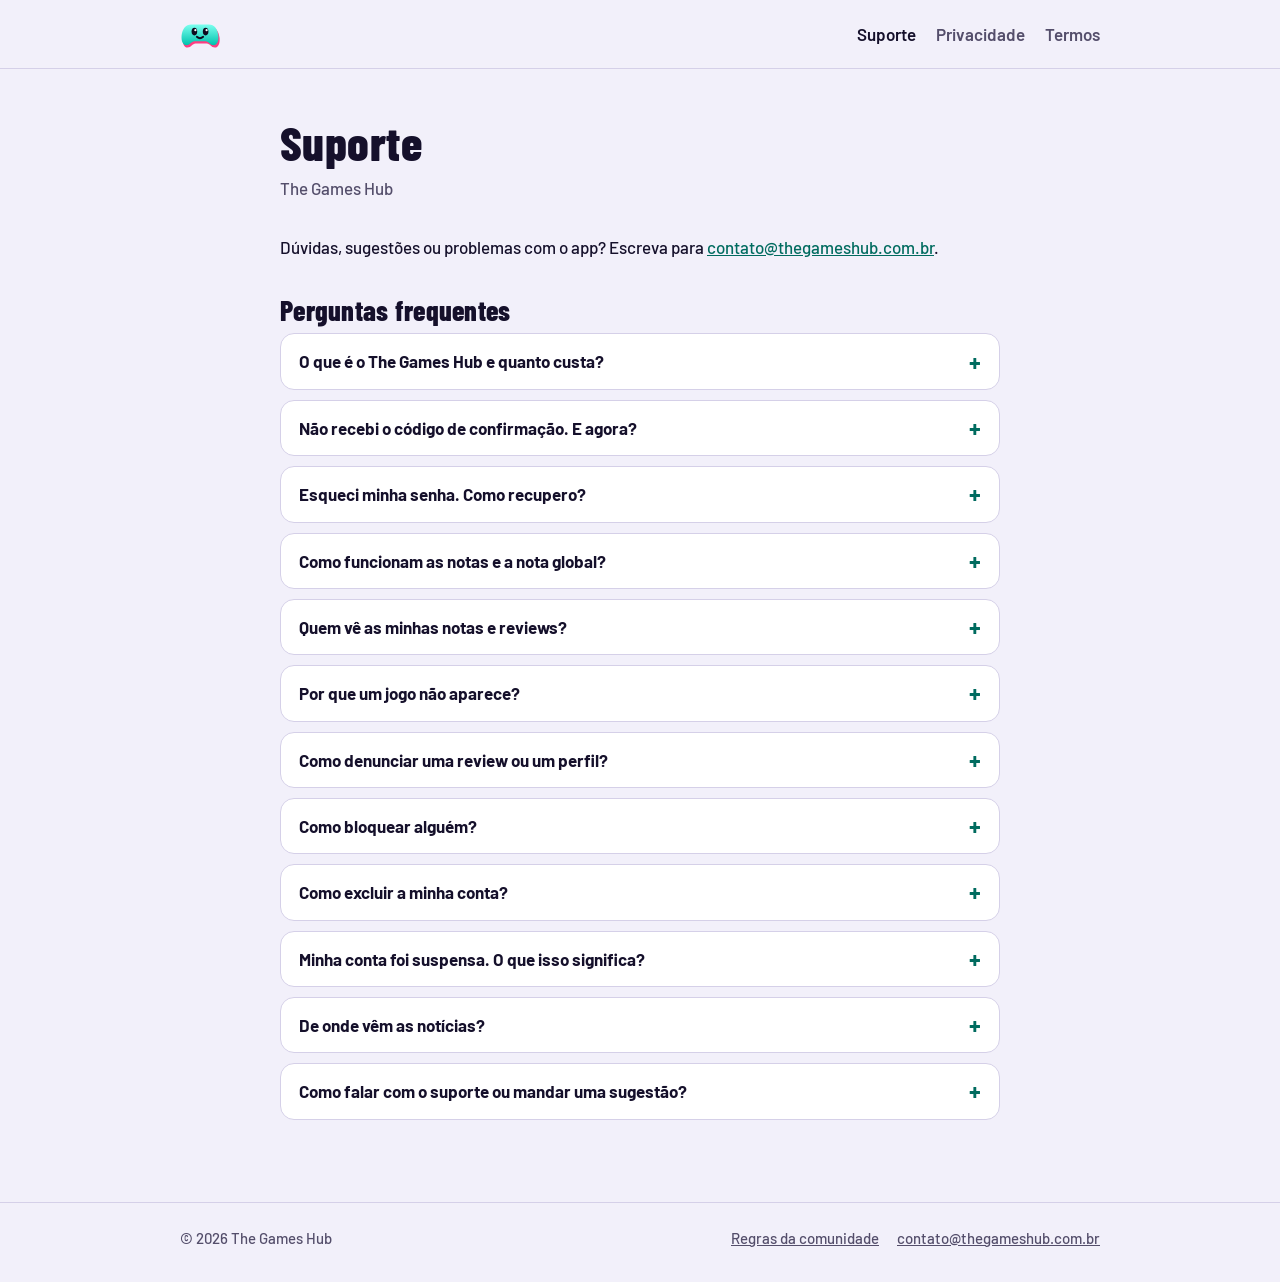
<file: suporte.html>
<!doctype html>
<html lang="pt-BR">
<head>
  <meta charset="utf-8">
  <meta name="viewport" content="width=device-width, initial-scale=1">
  <title>Suporte · The Games Hub</title>
  <meta name="description" content="Ajuda com o app The Games Hub: fale com a gente pelo contato@thegameshub.com.br.">
  <link rel="canonical" href="https://thegameshub.com.br/suporte.html">
  <meta name="theme-color" content="#F2F0FA" media="(prefers-color-scheme: light)">
  <meta name="theme-color" content="#0E0B1F" media="(prefers-color-scheme: dark)">
  <link rel="icon" href="/assets/mascote.svg" type="image/svg+xml">
  <link rel="icon" href="/assets/favicon-32.png" type="image/png" sizes="32x32">
  <link rel="apple-touch-icon" href="/apple-touch-icon.png">
  <meta property="og:type" content="website">
  <meta property="og:site_name" content="The Games Hub">
  <meta property="og:locale" content="pt_BR">
  <meta property="og:title" content="Suporte · The Games Hub">
  <meta property="og:description" content="Ajuda com o app The Games Hub: fale com a gente pelo contato@thegameshub.com.br.">
  <meta property="og:url" content="https://thegameshub.com.br/suporte.html">
  <meta property="og:image" content="https://thegameshub.com.br/assets/og.jpg?v=2">
  <meta property="og:image:width" content="1200">
  <meta property="og:image:height" content="630">
  <meta property="og:image:alt" content="Mascote e letreiro do The Games Hub">
  <meta name="twitter:card" content="summary_large_image">
  <link rel="preconnect" href="https://fonts.googleapis.com">
  <link rel="preconnect" href="https://fonts.gstatic.com" crossorigin>
  <link href="https://fonts.googleapis.com/css2?family=Barlow+Condensed:wght@600;700;800&family=Barlow:wght@500;600;700&display=swap" rel="stylesheet">
  <link rel="stylesheet" href="/style.css">
</head>
<body>
  <header class="top">
    <div class="wrap">
      <a class="brand" href="/" aria-label="The Games Hub, início">
        <img src="/assets/mascote.svg" alt="" width="40" height="40">
      </a>
      <nav class="nav">
        <a href="/suporte.html" aria-current="page">Suporte</a>
        <a href="/privacidade.html">Privacidade</a>
        <a href="/termos.html">Termos</a>
      </nav>
    </div>
  </header>

  <main class="wrap page">
      <h1>Suporte</h1>
      <p class="meta">The Games Hub</p>
      <p>Dúvidas, sugestões ou problemas com o app? Escreva para
      <a href="mailto:contato@thegameshub.com.br">contato@thegameshub.com.br</a>.</p>
      <h2>Perguntas frequentes</h2>

      <details class="faq">
        <summary>O que é o The Games Hub e quanto custa?</summary>
        <p>O The Games Hub é um app para iPhone onde você descobre jogos, dá notas de 0 a 10, escreve reviews, monta sua Lista de desejos e segue outras pessoas. Ele é gratuito e não tem anúncios nem compras dentro do app. É um projeto independente, feito por um desenvolvedor individual para jogadores do Brasil. Para usar, é preciso ter pelo menos 13 anos e um iPhone com iOS 26 ou mais recente.</p>
      </details>

      <details class="faq">
        <summary>Não recebi o código de confirmação. E agora?</summary>
        <p>O código de 6 dígitos chega no e-mail que você usou no cadastro, enviado por <code>noreply@mail.thegameshub.com.br</code>. Confira a caixa de spam e a aba de promoções. Se não chegou, toque em reenviar na tela do código e espere cerca de um minuto entre um envio e outro. Um cadastro que não é confirmado em 2 horas é desfeito, e aí basta se cadastrar de novo.</p>
      </details>

      <details class="faq">
        <summary>Esqueci minha senha. Como recupero?</summary>
        <p>Na tela de entrada, toque em <strong>Esqueci a senha</strong> e digite o seu e-mail. Você recebe um código de 6 dígitos; digite o código no app e crie uma senha nova. Depois, entre com o e-mail e a senha nova. Por segurança, o app mostra a mesma mensagem exista ou não uma conta com aquele e-mail.</p>
      </details>

      <details class="faq">
        <summary>Como funcionam as notas e a nota global?</summary>
        <p>Na página do jogo, toque ou arraste na barra de <strong>Sua nota</strong> para dar uma nota de 0 a 10. Ela é salva assim que você solta o dedo, e o jogo entra em <strong>Suas avaliações</strong>. As cores mostram a faixa: vermelho de 0 a 4, amarelo de 5 a 7 e verde de 8 a 10. A review escrita é opcional.</p>
        <p>A <strong>Nota global</strong> vem hoje do IGDB, a base de dados de jogos que o app usa. Ela só aparece quando o jogo tem pelo menos 3 avaliações, para que uma pessoa sozinha não decida a nota; antes disso aparece "Sem nota". As notas dadas no The Games Hub não mudam a nota do IGDB.</p>
        <p>Um jogo que ainda não foi lançado não recebe nota: você pode guardá-lo na <strong>Lista de desejos</strong>. Quando você avalia um jogo da Lista de desejos, ele sai dela e vai para as suas avaliações.</p>
      </details>

      <details class="faq">
        <summary>Quem vê as minhas notas e reviews?</summary>
        <ul>
          <li><strong>Reviews (nota com texto):</strong> são públicas. Aparecem na página do jogo, no seu perfil e na Atividade de quem segue você. Se a review conta parte da história, ligue a opção de spoiler: o texto fica escondido até a pessoa tocar para revelar.</li>
          <li><strong>Notas sem texto:</strong> não aparecem na página do jogo, na lista de reviews nem na Atividade. Outras pessoas só as veem na aba <strong>Jogos</strong> do seu perfil.</li>
          <li><strong>Lista de desejos:</strong> só você vê.</li>
        </ul>
        <p>Os perfis são públicos e mostram nome, @usuário, foto, nível, seguidores e quem você segue.</p>
      </details>

      <details class="faq">
        <summary>Por que um jogo não aparece?</summary>
        <ul>
          <li><strong>Busca:</strong> digite pelo menos 3 letras. A busca encontra o começo de qualquer palavra do nome ("eld" acha Elden Ring), abreviações conhecidas e muitos títulos em português, mas não corrige erros de digitação. Por isso, jogos com nomes de 2 letras não aparecem na busca.</li>
          <li><strong>Edições e pacotes:</strong> edições especiais (Deluxe, de colecionador), coletâneas, mods e temporadas não aparecem; o jogo principal aparece no lugar delas. Expansões e DLCs aparecem na busca, depois dos jogos completos, e na página do jogo principal.</li>
          <li><strong>Conteúdo adulto:</strong> jogos com conteúdo sexual ficam de fora do catálogo.</li>
          <li><strong>Dados do IGDB:</strong> as informações dos jogos vêm do IGDB. Se um jogo não existe lá ou tem dados errados, escreva para <a href="mailto:contato@thegameshub.com.br">contato@thegameshub.com.br</a> com o nome do jogo e o que está errado.</li>
        </ul>
      </details>

      <details class="faq">
        <summary>Como denunciar uma review ou um perfil?</summary>
        <ul>
          <li><strong>Review:</strong> toque no menu da review (<strong>…</strong>) e escolha <strong>Denunciar review</strong>.</li>
          <li><strong>Perfil:</strong> abra o perfil, toque em <strong>…</strong> no canto superior e escolha <strong>Denunciar perfil</strong>.</li>
        </ul>
        <p>Escolha o motivo e toque em <strong>Enviar</strong>. A denúncia é anônima: a pessoa denunciada não sabe quem denunciou. Nós analisamos cada denúncia e podemos esconder o spoiler, remover o texto ou a nota, ou suspender a conta. Denunciar não bloqueia a pessoa; para isso, veja a pergunta abaixo.</p>
        <p>Para avisar sobre conteúdo ilegal, escreva para <a href="mailto:contato@thegameshub.com.br">contato@thegameshub.com.br</a> com o @usuário e o nome do jogo.</p>
      </details>

      <details class="faq">
        <summary>Como bloquear alguém?</summary>
        <p>No menu de uma review (<strong>…</strong>) ou no menu do perfil da pessoa, toque em <strong>Bloquear @usuário</strong> e confirme. A partir daí:</p>
        <ul>
          <li>vocês deixam de se seguir, nos dois sentidos;</li>
          <li>um não vê mais o perfil, as reviews e a atividade do outro, nem o encontra na busca;</li>
          <li>a pessoa não é avisada.</li>
        </ul>
        <p>Para desbloquear, vá em <strong>Perfil → ⚙︎ (Configurações) → Usuários bloqueados</strong> e toque em <strong>Desbloquear</strong>. Desbloquear não volta a seguir.</p>
      </details>

      <details class="faq">
        <summary>Como excluir a minha conta?</summary>
        <p>No app, vá em <strong>Perfil → ⚙︎ (Configurações) → Conta → Excluir conta</strong> e confirme com a sua senha. A exclusão é imediata e não pode ser desfeita. São apagados:</p>
        <ul>
          <li>e-mail, nome, nome de usuário e foto;</li>
          <li>todas as suas notas e reviews, e a sua Lista de desejos;</li>
          <li>quem você segue e quem segue você, as curtidas que você deu e os bloqueios que você fez.</li>
        </ul>
        <p>Esqueceu a senha? Saia da conta e use <strong>Esqueci a senha</strong> na tela de entrada; depois volte para excluir.</p>
        <p>Se a sua conta está suspensa, você não consegue entrar para excluí-la: escreva para <a href="mailto:contato@thegameshub.com.br">contato@thegameshub.com.br</a> pelo e-mail da conta e faremos a exclusão.</p>
      </details>

      <details class="faq">
        <summary>Minha conta foi suspensa. O que isso significa?</summary>
        <p>Contas que desrespeitam os Termos de Uso podem ser suspensas. Uma conta suspensa não consegue entrar no app, e o perfil fica indisponível para as outras pessoas. Se você acha que foi um engano, toque em <strong>Falar com o suporte</strong> no aviso da tela de entrada ou escreva para <a href="mailto:contato@thegameshub.com.br">contato@thegameshub.com.br</a> pelo e-mail da conta.</p>
      </details>

      <details class="faq">
        <summary>De onde vêm as notícias?</summary>
        <p>As notícias vêm de quatro sites de games: <strong>GameBlast</strong> e <strong>Adrenaline</strong>, em português, e <strong>IGN</strong> e <strong>PC Gamer</strong>, em inglês. A aba Notícias mostra as matérias das últimas 48 horas, primeiro as em português e depois as em inglês, cada uma com título, imagem, fonte e data. O app não copia o texto: ao tocar, a matéria completa abre no site de origem, dentro do app. A lista é atualizada a cada 30 minutos.</p>
      </details>

      <details class="faq">
        <summary>Como falar com o suporte ou mandar uma sugestão?</summary>
        <p>Escreva para <strong><a href="mailto:contato@thegameshub.com.br">contato@thegameshub.com.br</a></strong>. Respondemos assim que possível.</p>
        <p>Dentro do app, você também pode mandar ideias em <strong>Perfil → ⚙︎ (Configurações) → Enviar sugestão</strong>. A mensagem chega para nós com o seu @usuário e a versão do app, e respondemos pelo e-mail da sua conta.</p>
      </details>
  </main>

  <footer class="foot">
    <div class="wrap">
      <span>© 2026 The Games Hub</span>
      <nav>
        <a href="/regras.html">Regras da comunidade</a>
        <a href="mailto:contato@thegameshub.com.br">contato@thegameshub.com.br</a>
      </nav>
    </div>
  </footer>
</body>
</html>
</file>
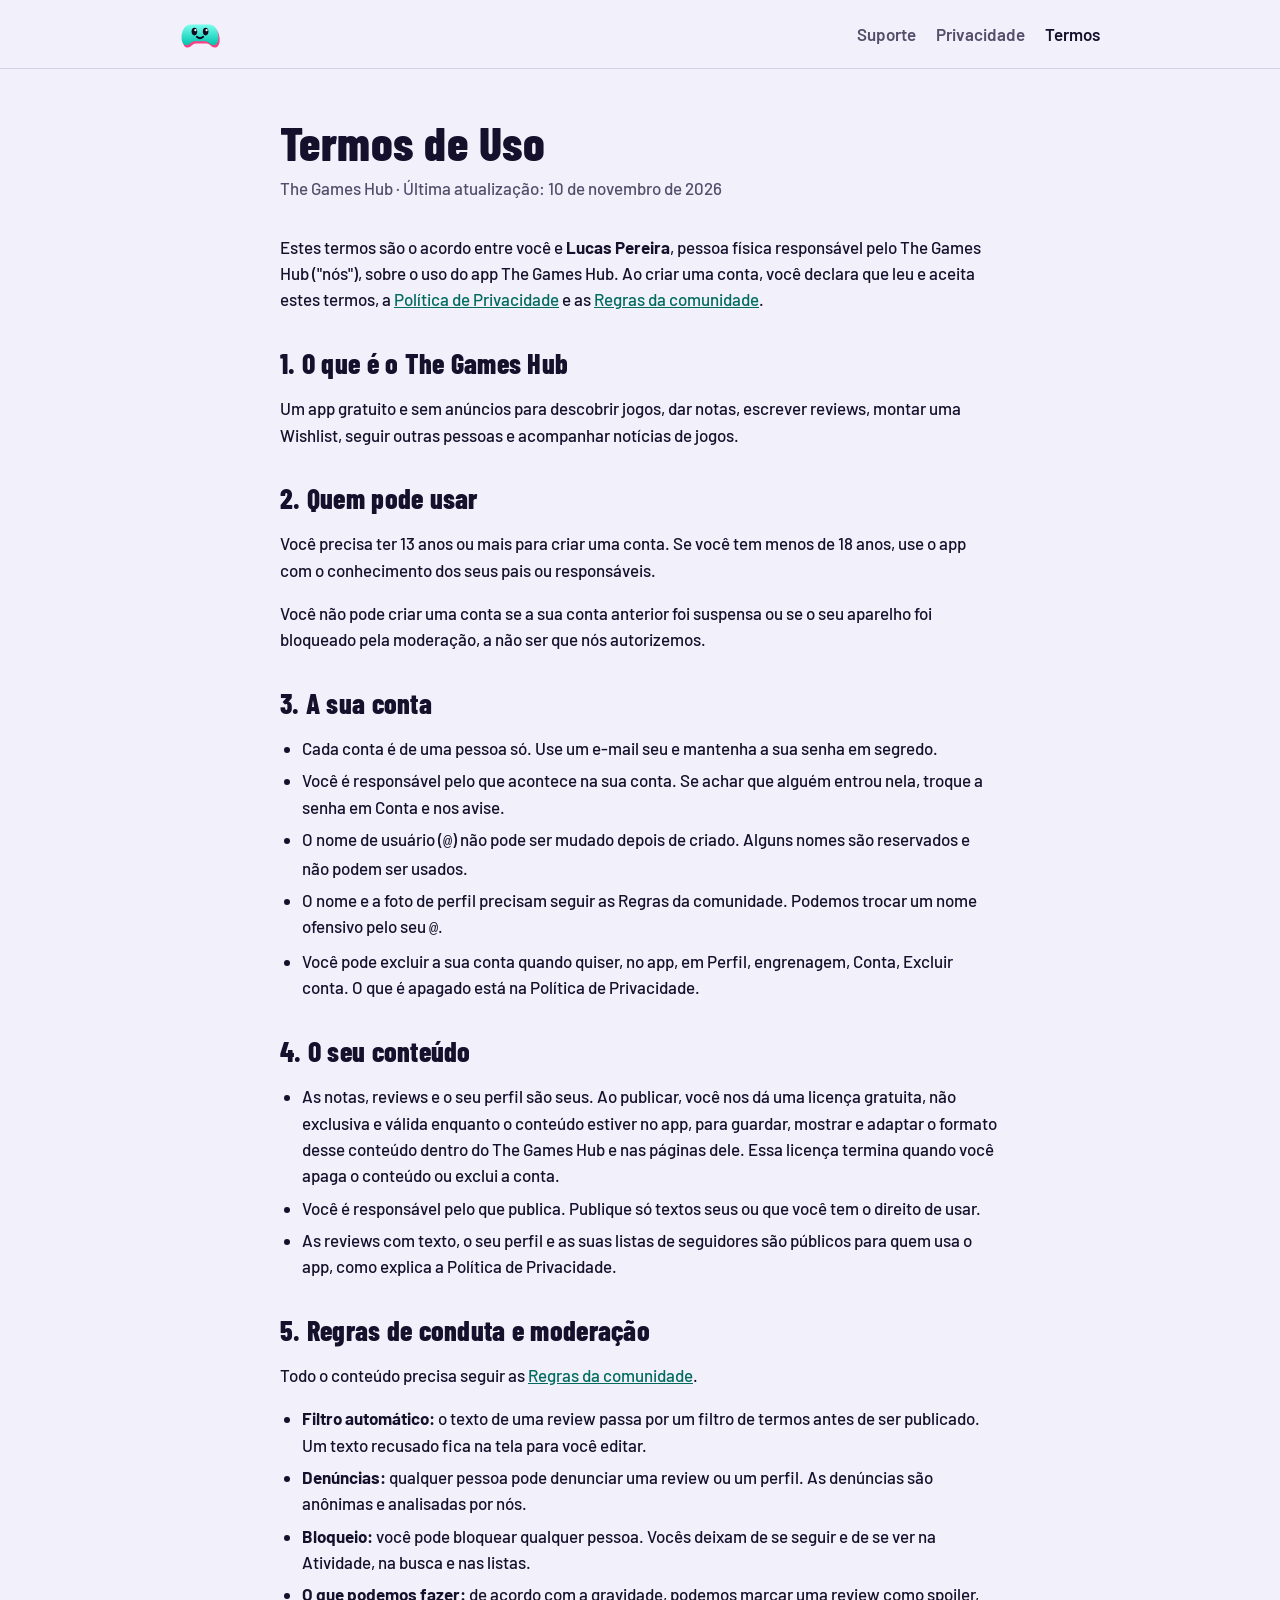
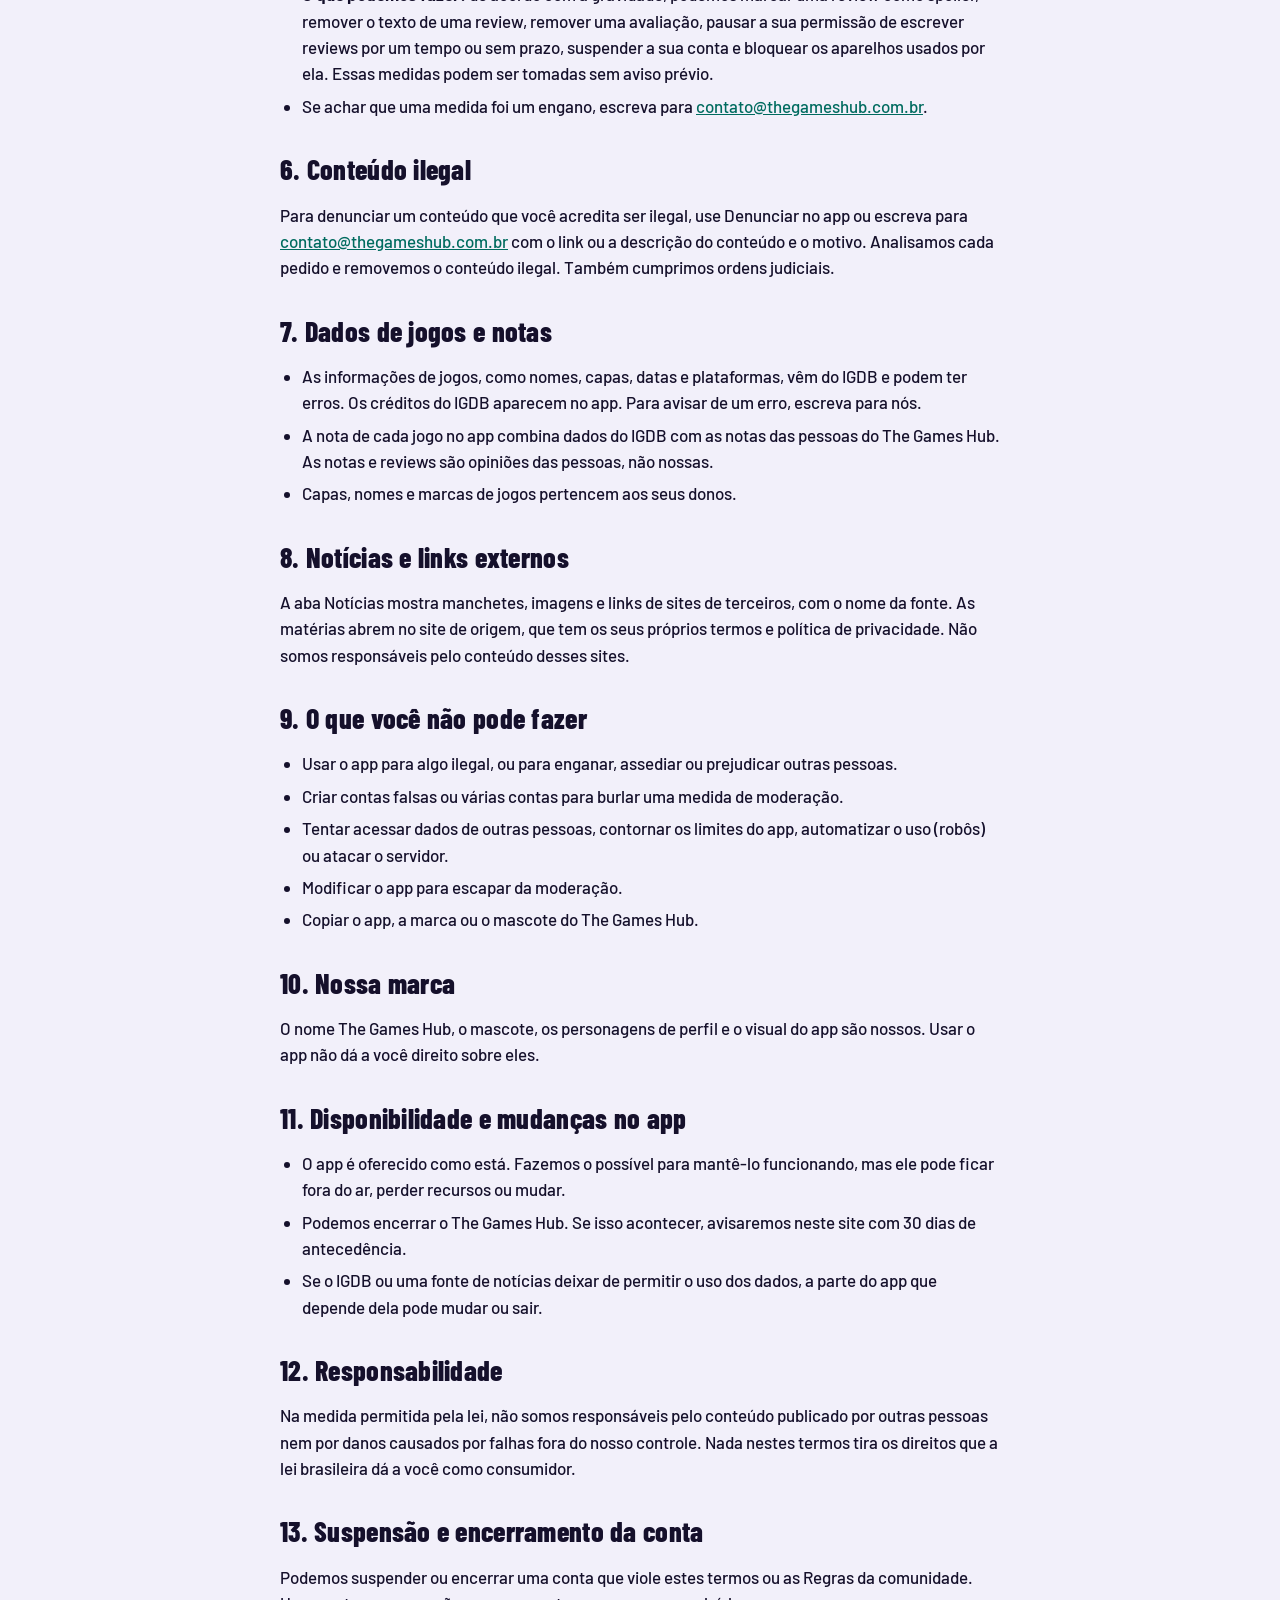
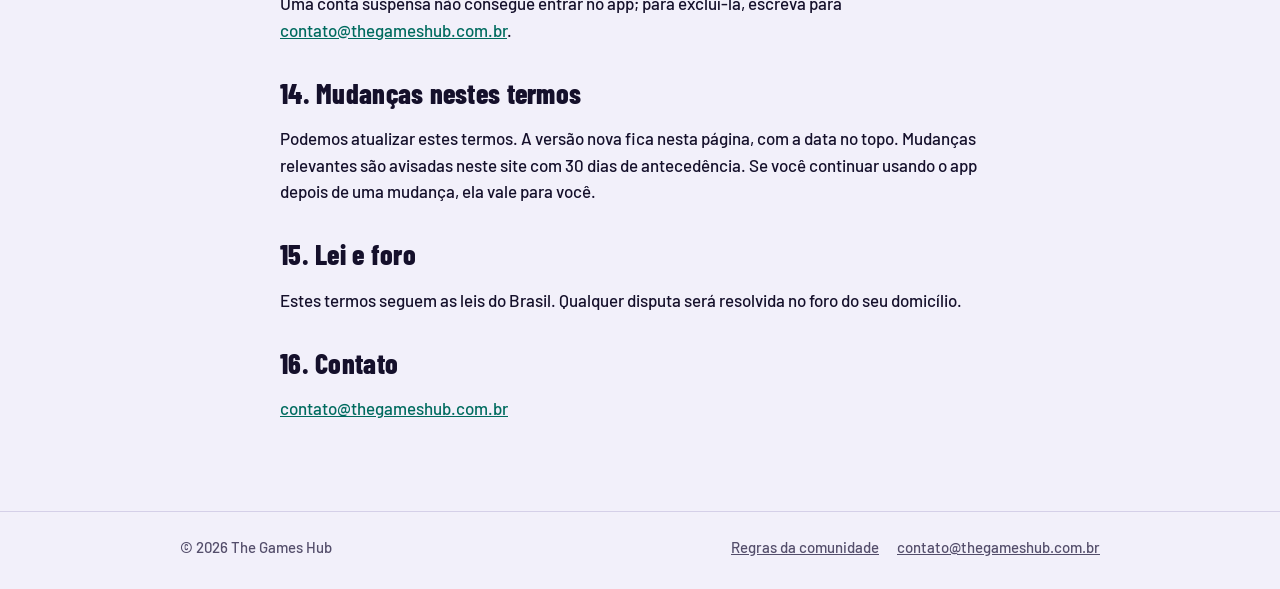
<file: termos.html>
<!doctype html>
<html lang="pt-BR">
<head>
  <meta charset="utf-8">
  <meta name="viewport" content="width=device-width, initial-scale=1">
  <title>Termos de Uso · The Games Hub</title>
  <meta name="description" content="As regras de uso do app The Games Hub.">
  <link rel="canonical" href="https://thegameshub.com.br/termos.html">
  <meta name="theme-color" content="#F2F0FA" media="(prefers-color-scheme: light)">
  <meta name="theme-color" content="#0E0B1F" media="(prefers-color-scheme: dark)">
  <link rel="icon" href="/assets/mascote.svg" type="image/svg+xml">
  <link rel="icon" href="/assets/favicon-32.png" type="image/png" sizes="32x32">
  <link rel="apple-touch-icon" href="/apple-touch-icon.png">
  <meta property="og:type" content="website">
  <meta property="og:site_name" content="The Games Hub">
  <meta property="og:locale" content="pt_BR">
  <meta property="og:title" content="Termos de Uso · The Games Hub">
  <meta property="og:description" content="As regras de uso do app The Games Hub.">
  <meta property="og:url" content="https://thegameshub.com.br/termos.html">
  <meta property="og:image" content="https://thegameshub.com.br/assets/og.jpg?v=2">
  <meta property="og:image:width" content="1200">
  <meta property="og:image:height" content="630">
  <meta property="og:image:alt" content="Mascote e letreiro do The Games Hub">
  <meta name="twitter:card" content="summary_large_image">
  <link rel="preconnect" href="https://fonts.googleapis.com">
  <link rel="preconnect" href="https://fonts.gstatic.com" crossorigin>
  <link href="https://fonts.googleapis.com/css2?family=Barlow+Condensed:wght@600;700;800&family=Barlow:wght@500;600;700&display=swap" rel="stylesheet">
  <link rel="stylesheet" href="/style.css">
</head>
<body>
  <header class="top">
    <div class="wrap">
      <a class="brand" href="/" aria-label="The Games Hub, início">
        <img src="/assets/mascote.svg" alt="" width="40" height="40">
      </a>
      <nav class="nav">
        <a href="/suporte.html">Suporte</a>
        <a href="/privacidade.html">Privacidade</a>
        <a href="/termos.html" aria-current="page">Termos</a>
      </nav>
    </div>
  </header>

  <main class="wrap page legal">
      <h1>Termos de Uso</h1>
      <p class="meta">The Games Hub · Última atualização: 10 de novembro de 2026</p>
      <p>Estes termos são o acordo entre você e <strong>Lucas Pereira</strong>, pessoa física responsável pelo The Games Hub ("nós"), sobre o uso do app The Games Hub. Ao criar uma conta, você declara que leu e aceita estes termos, a <a href="/privacidade.html">Política de Privacidade</a> e as <a href="/regras.html">Regras da comunidade</a>.</p>
      <h2>1. O que é o The Games Hub</h2>
      <p>Um app gratuito e sem anúncios para descobrir jogos, dar notas, escrever reviews, montar uma Wishlist, seguir outras pessoas e acompanhar notícias de jogos.</p>
      <h2>2. Quem pode usar</h2>
      <p>Você precisa ter 13 anos ou mais para criar uma conta. Se você tem menos de 18 anos, use o app com o conhecimento dos seus pais ou responsáveis.</p>
      <p>Você não pode criar uma conta se a sua conta anterior foi suspensa ou se o seu aparelho foi bloqueado pela moderação, a não ser que nós autorizemos.</p>
      <h2>3. A sua conta</h2>
      <ul>
        <li>Cada conta é de uma pessoa só. Use um e-mail seu e mantenha a sua senha em segredo.</li>
        <li>Você é responsável pelo que acontece na sua conta. Se achar que alguém entrou nela, troque a senha em Conta e nos avise.</li>
        <li>O nome de usuário (<code>@</code>) não pode ser mudado depois de criado. Alguns nomes são reservados e não podem ser usados.</li>
        <li>O nome e a foto de perfil precisam seguir as Regras da comunidade. Podemos trocar um nome ofensivo pelo seu <code>@</code>.</li>
        <li>Você pode excluir a sua conta quando quiser, no app, em Perfil, engrenagem, Conta, Excluir conta. O que é apagado está na Política de Privacidade.</li>
      </ul>
      <h2>4. O seu conteúdo</h2>
      <ul>
        <li>As notas, reviews e o seu perfil são seus. Ao publicar, você nos dá uma licença gratuita, não exclusiva e válida enquanto o conteúdo estiver no app, para guardar, mostrar e adaptar o formato desse conteúdo dentro do The Games Hub e nas páginas dele. Essa licença termina quando você apaga o conteúdo ou exclui a conta.</li>
        <li>Você é responsável pelo que publica. Publique só textos seus ou que você tem o direito de usar.</li>
        <li>As reviews com texto, o seu perfil e as suas listas de seguidores são públicos para quem usa o app, como explica a Política de Privacidade.</li>
      </ul>
      <h2>5. Regras de conduta e moderação</h2>
      <p>Todo o conteúdo precisa seguir as <a href="/regras.html">Regras da comunidade</a>.</p>
      <ul>
        <li><strong>Filtro automático:</strong> o texto de uma review passa por um filtro de termos antes de ser publicado. Um texto recusado fica na tela para você editar.</li>
        <li><strong>Denúncias:</strong> qualquer pessoa pode denunciar uma review ou um perfil. As denúncias são anônimas e analisadas por nós.</li>
        <li><strong>Bloqueio:</strong> você pode bloquear qualquer pessoa. Vocês deixam de se seguir e de se ver na Atividade, na busca e nas listas.</li>
        <li><strong>O que podemos fazer:</strong> de acordo com a gravidade, podemos marcar uma review como spoiler, remover o texto de uma review, remover uma avaliação, pausar a sua permissão de escrever reviews por um tempo ou sem prazo, suspender a sua conta e bloquear os aparelhos usados por ela. Essas medidas podem ser tomadas sem aviso prévio.</li>
        <li>Se achar que uma medida foi um engano, escreva para <a href="mailto:contato@thegameshub.com.br">contato@thegameshub.com.br</a>.</li>
      </ul>
      <h2>6. Conteúdo ilegal</h2>
      <p>Para denunciar um conteúdo que você acredita ser ilegal, use Denunciar no app ou escreva para <a href="mailto:contato@thegameshub.com.br">contato@thegameshub.com.br</a> com o link ou a descrição do conteúdo e o motivo. Analisamos cada pedido e removemos o conteúdo ilegal. Também cumprimos ordens judiciais.</p>
      <h2>7. Dados de jogos e notas</h2>
      <ul>
        <li>As informações de jogos, como nomes, capas, datas e plataformas, vêm do IGDB e podem ter erros. Os créditos do IGDB aparecem no app. Para avisar de um erro, escreva para nós.</li>
        <li>A nota de cada jogo no app combina dados do IGDB com as notas das pessoas do The Games Hub. As notas e reviews são opiniões das pessoas, não nossas.</li>
        <li>Capas, nomes e marcas de jogos pertencem aos seus donos.</li>
      </ul>
      <h2>8. Notícias e links externos</h2>
      <p>A aba Notícias mostra manchetes, imagens e links de sites de terceiros, com o nome da fonte. As matérias abrem no site de origem, que tem os seus próprios termos e política de privacidade. Não somos responsáveis pelo conteúdo desses sites.</p>
      <h2>9. O que você não pode fazer</h2>
      <ul>
        <li>Usar o app para algo ilegal, ou para enganar, assediar ou prejudicar outras pessoas.</li>
        <li>Criar contas falsas ou várias contas para burlar uma medida de moderação.</li>
        <li>Tentar acessar dados de outras pessoas, contornar os limites do app, automatizar o uso (robôs) ou atacar o servidor.</li>
        <li>Modificar o app para escapar da moderação.</li>
        <li>Copiar o app, a marca ou o mascote do The Games Hub.</li>
      </ul>
      <h2>10. Nossa marca</h2>
      <p>O nome The Games Hub, o mascote, os personagens de perfil e o visual do app são nossos. Usar o app não dá a você direito sobre eles.</p>
      <h2>11. Disponibilidade e mudanças no app</h2>
      <ul>
        <li>O app é oferecido como está. Fazemos o possível para mantê-lo funcionando, mas ele pode ficar fora do ar, perder recursos ou mudar.</li>
        <li>Podemos encerrar o The Games Hub. Se isso acontecer, avisaremos neste site com 30 dias de antecedência.</li>
        <li>Se o IGDB ou uma fonte de notícias deixar de permitir o uso dos dados, a parte do app que depende dela pode mudar ou sair.</li>
      </ul>
      <h2>12. Responsabilidade</h2>
      <p>Na medida permitida pela lei, não somos responsáveis pelo conteúdo publicado por outras pessoas nem por danos causados por falhas fora do nosso controle. Nada nestes termos tira os direitos que a lei brasileira dá a você como consumidor.</p>
      <h2>13. Suspensão e encerramento da conta</h2>
      <p>Podemos suspender ou encerrar uma conta que viole estes termos ou as Regras da comunidade. Uma conta suspensa não consegue entrar no app; para excluí-la, escreva para <a href="mailto:contato@thegameshub.com.br">contato@thegameshub.com.br</a>.</p>
      <h2>14. Mudanças nestes termos</h2>
      <p>Podemos atualizar estes termos. A versão nova fica nesta página, com a data no topo. Mudanças relevantes são avisadas neste site com 30 dias de antecedência. Se você continuar usando o app depois de uma mudança, ela vale para você.</p>
      <h2>15. Lei e foro</h2>
      <p>Estes termos seguem as leis do Brasil. Qualquer disputa será resolvida no foro do seu domicílio.</p>
      <h2>16. Contato</h2>
      <p><a href="mailto:contato@thegameshub.com.br">contato@thegameshub.com.br</a></p>
  </main>

  <footer class="foot">
    <div class="wrap">
      <span>© 2026 The Games Hub</span>
      <nav>
        <a href="/regras.html">Regras da comunidade</a>
        <a href="mailto:contato@thegameshub.com.br">contato@thegameshub.com.br</a>
      </nav>
    </div>
  </footer>
</body>
</html>
</file>
<file: style.css>
:root {
  --bg: #F2F0FA;
  --surface: #FFFFFF;
  --text: #15102B;
  --sec: #544E6B;
  --line: #D5D0E8;
  --accent: #00C2AD;
  --on-accent: #06231F;
  --accent-text: #006B5F;
  --pink: #FF3D81;
  color-scheme: light dark;
}

@media (prefers-color-scheme: dark) {
  :root {
    --bg: #0E0B1F;
    --surface: #1B1638;
    --text: #F2F0FF;
    --sec: #ABA5C8;
    --line: #332C5A;
    --accent: #19E6CF;
    --on-accent: #06231F;
    --accent-text: #19E6CF;
  }
}

* { box-sizing: border-box; }

body {
  margin: 0;
  background: var(--bg);
  color: var(--text);
  font: 500 17px/1.55 "Barlow", system-ui, sans-serif;
  -webkit-font-smoothing: antialiased;
}

a { color: var(--accent-text); }

h1, h2, h3 {
  font-family: "Barlow Condensed", system-ui, sans-serif;
  font-weight: 800;
  line-height: 1.05;
  letter-spacing: .01em;
}

.wrap { max-width: 960px; margin: 0 auto; padding: 0 20px; }

/* Header */
.top { border-bottom: 1px solid var(--line); }
.top .wrap { display: flex; align-items: center; justify-content: space-between; height: 68px; }
.brand { display: flex; align-items: center; gap: 10px; text-decoration: none; }
.brand img { display: block; }
.nav { display: flex; gap: 20px; }
.nav a { color: var(--sec); text-decoration: none; font-weight: 600; }
.nav a:hover { color: var(--text); }

.logo-light { display: block; }
.logo-dark { display: none; }
@media (prefers-color-scheme: dark) {
  .logo-light { display: none; }
  .logo-dark { display: block; }
}

/* Hero */
.hero { padding: 72px 0 56px; text-align: center; }
.hero .mascot { width: 132px; height: 132px; margin: 0 auto 8px; display: block; animation: bob 3s ease-in-out infinite; }
.hero .wordmark { width: min(340px, 80%); height: auto; margin: 0 auto; }
.hero p.lead { font-size: 21px; color: var(--sec); max-width: 560px; margin: 24px auto 32px; }

@keyframes bob { 50% { transform: translateY(-8px); } }
@media (prefers-reduced-motion: reduce) { .hero .mascot { animation: none; } }

.cta {
  display: inline-flex; align-items: center; gap: 10px;
  background: var(--accent); color: var(--on-accent);
  font-weight: 700; font-size: 18px; text-decoration: none;
  padding: 14px 26px; border-radius: 999px;
  box-shadow: 4px 5px 0 var(--pink);
}
.cta small { font-weight: 600; opacity: .75; }

/* Features */
.features { display: grid; grid-template-columns: repeat(auto-fit, minmax(220px, 1fr)); gap: 16px; padding-bottom: 72px; }
.card { background: var(--surface); border: 1px solid var(--line); border-radius: 20px; padding: 22px; }
.card h2 { font-size: 26px; margin: 0 0 6px; }
.card p { margin: 0; color: var(--sec); }
.card .icon { font-size: 28px; }

/* Text pages */
.page { padding-top: 48px; padding-bottom: 72px; max-width: 760px; }
.page h1 { font-size: 48px; margin: 0 0 8px; }
.page .meta { color: var(--sec); margin: 0 0 32px; }
.page h2 { font-size: 28px; margin: 36px 0 8px; }
.page h3 { font-size: 22px; margin: 24px 0 6px; }
.legal ul, .legal ol { padding-left: 22px; }
.legal li { margin-bottom: 6px; }
.legal li ul { margin-top: 6px; }
.legal code { font-size: .9em; overflow-wrap: anywhere; }
.legal a { overflow-wrap: anywhere; }
.table { overflow-x: auto; margin: 12px 0 20px; border: 1px solid var(--line); border-radius: 14px; background: var(--surface); }
.table table { width: 100%; border-collapse: collapse; font-size: 16px; }
.table th, .table td { text-align: left; vertical-align: top; padding: 10px 14px; border-bottom: 1px solid var(--line); }
.table tr:last-child td { border-bottom: 0; }
.table th { font-weight: 700; color: var(--sec); }
@media (max-width: 560px) { .table table { font-size: 15px; } .table th, .table td { padding: 9px 10px; } }
.draft { background: var(--surface); border: 1px dashed var(--pink); border-radius: 14px; padding: 14px 18px; color: var(--sec); }

/* FAQ */
.faq { background: var(--surface); border: 1px solid var(--line); border-radius: 14px; margin: 0 0 10px; }
.faq summary { cursor: pointer; padding: 14px 18px; font-weight: 700; list-style: none; display: flex; justify-content: space-between; align-items: center; gap: 12px; }
.faq summary::-webkit-details-marker { display: none; }
.faq summary::after { content: "+"; color: var(--accent-text); font-size: 24px; line-height: 1; flex: none; }
.faq[open] summary::after { content: "−"; }
.faq summary:focus-visible { outline: 3px solid var(--accent); outline-offset: 2px; border-radius: 14px; }
.faq > :not(summary) { margin: 0 18px 14px; }
.faq ul { padding-left: 20px; }
.faq li { margin-bottom: 6px; }
.faq code { font-size: .9em; word-break: break-all; }

/* Footer */
.foot { border-top: 1px solid var(--line); color: var(--sec); font-size: 15px; }
.foot .wrap { display: flex; flex-wrap: wrap; gap: 12px 24px; justify-content: space-between; padding-top: 24px; padding-bottom: 32px; }
.foot nav { display: flex; flex-wrap: wrap; gap: 8px 18px; }
.foot a { color: var(--sec); }

@media (max-width: 560px) {
  .nav { gap: 14px; font-size: 15px; }
  .hero { padding-top: 48px; }
  .page h1 { font-size: 40px; }
}

/* Current page in the header */
.nav a[aria-current="page"] { color: var(--text); }

/* 404 */
.notfound { text-align: center; margin: 0 auto; }
.notfound .lost { display: block; margin: 0 auto 16px; transform: rotate(-12deg); filter: grayscale(.6); }
.notfound .cta { margin-top: 16px; }
</file>
